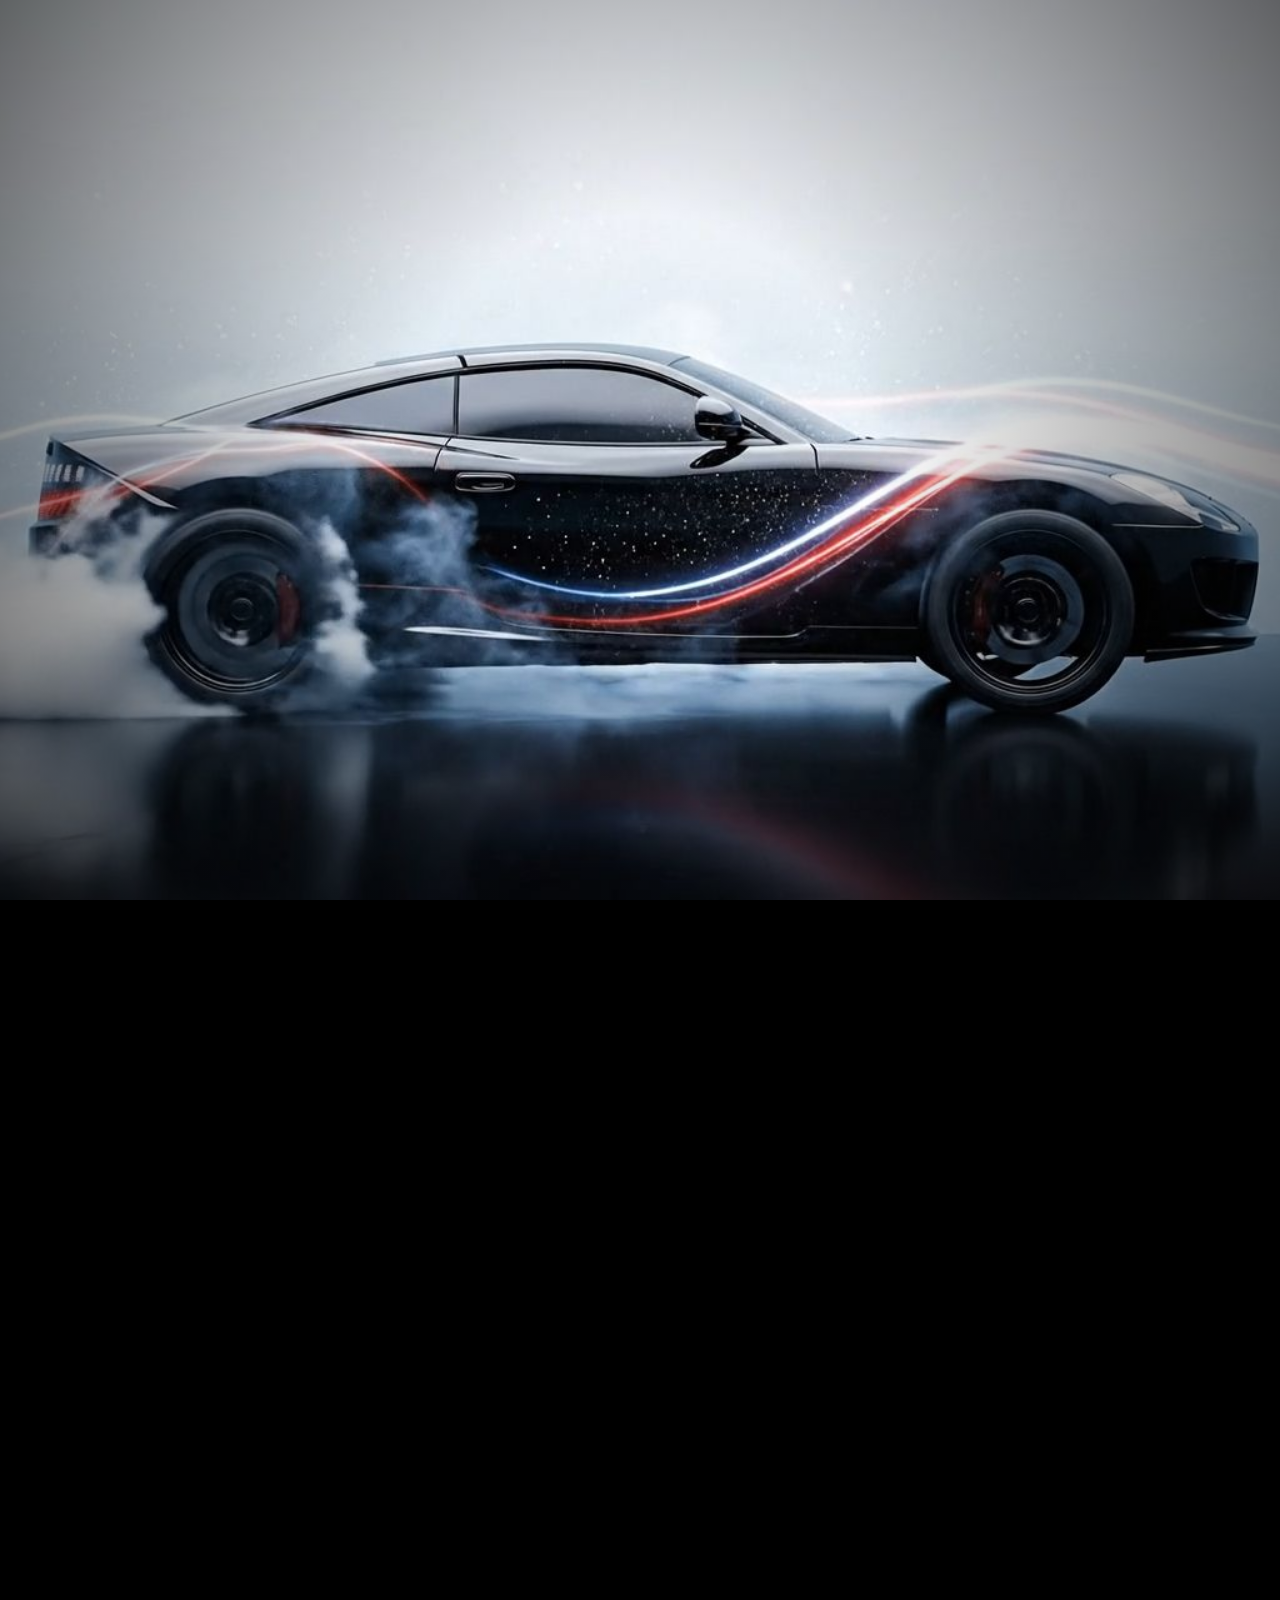
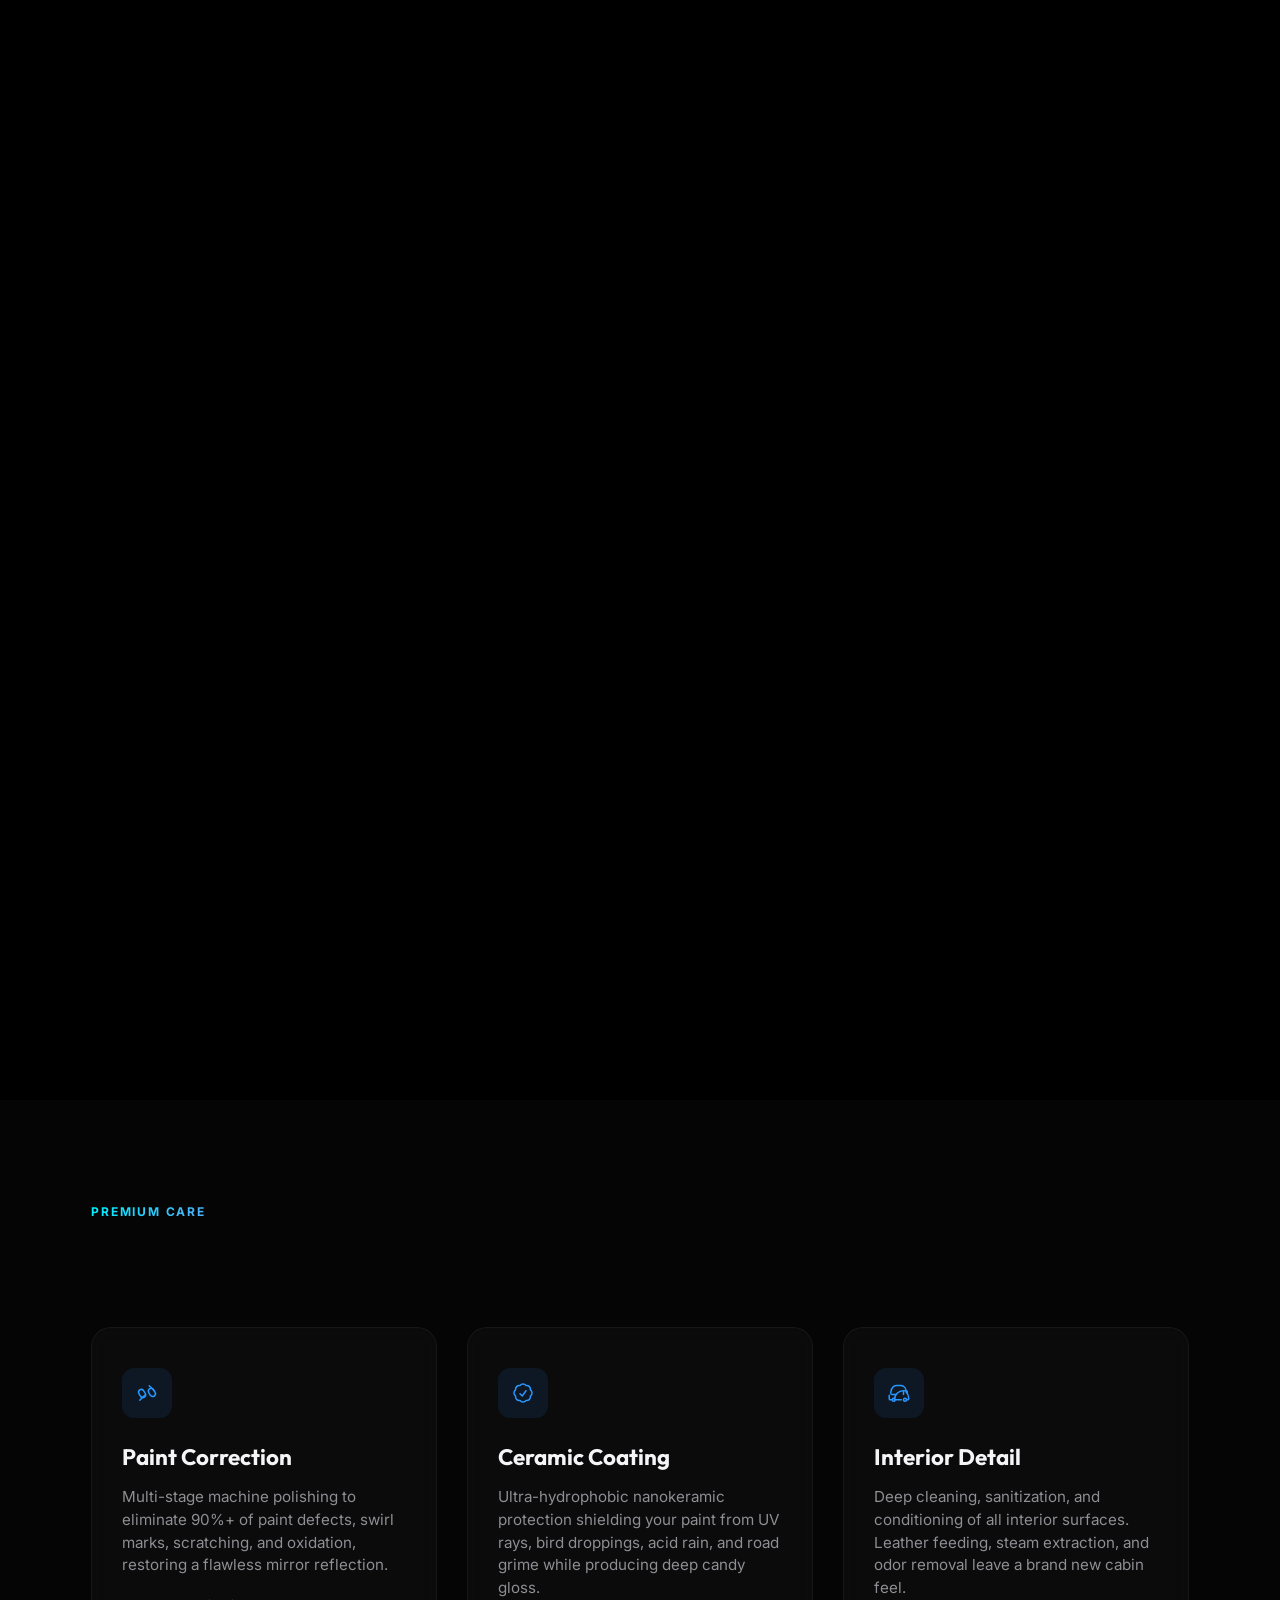
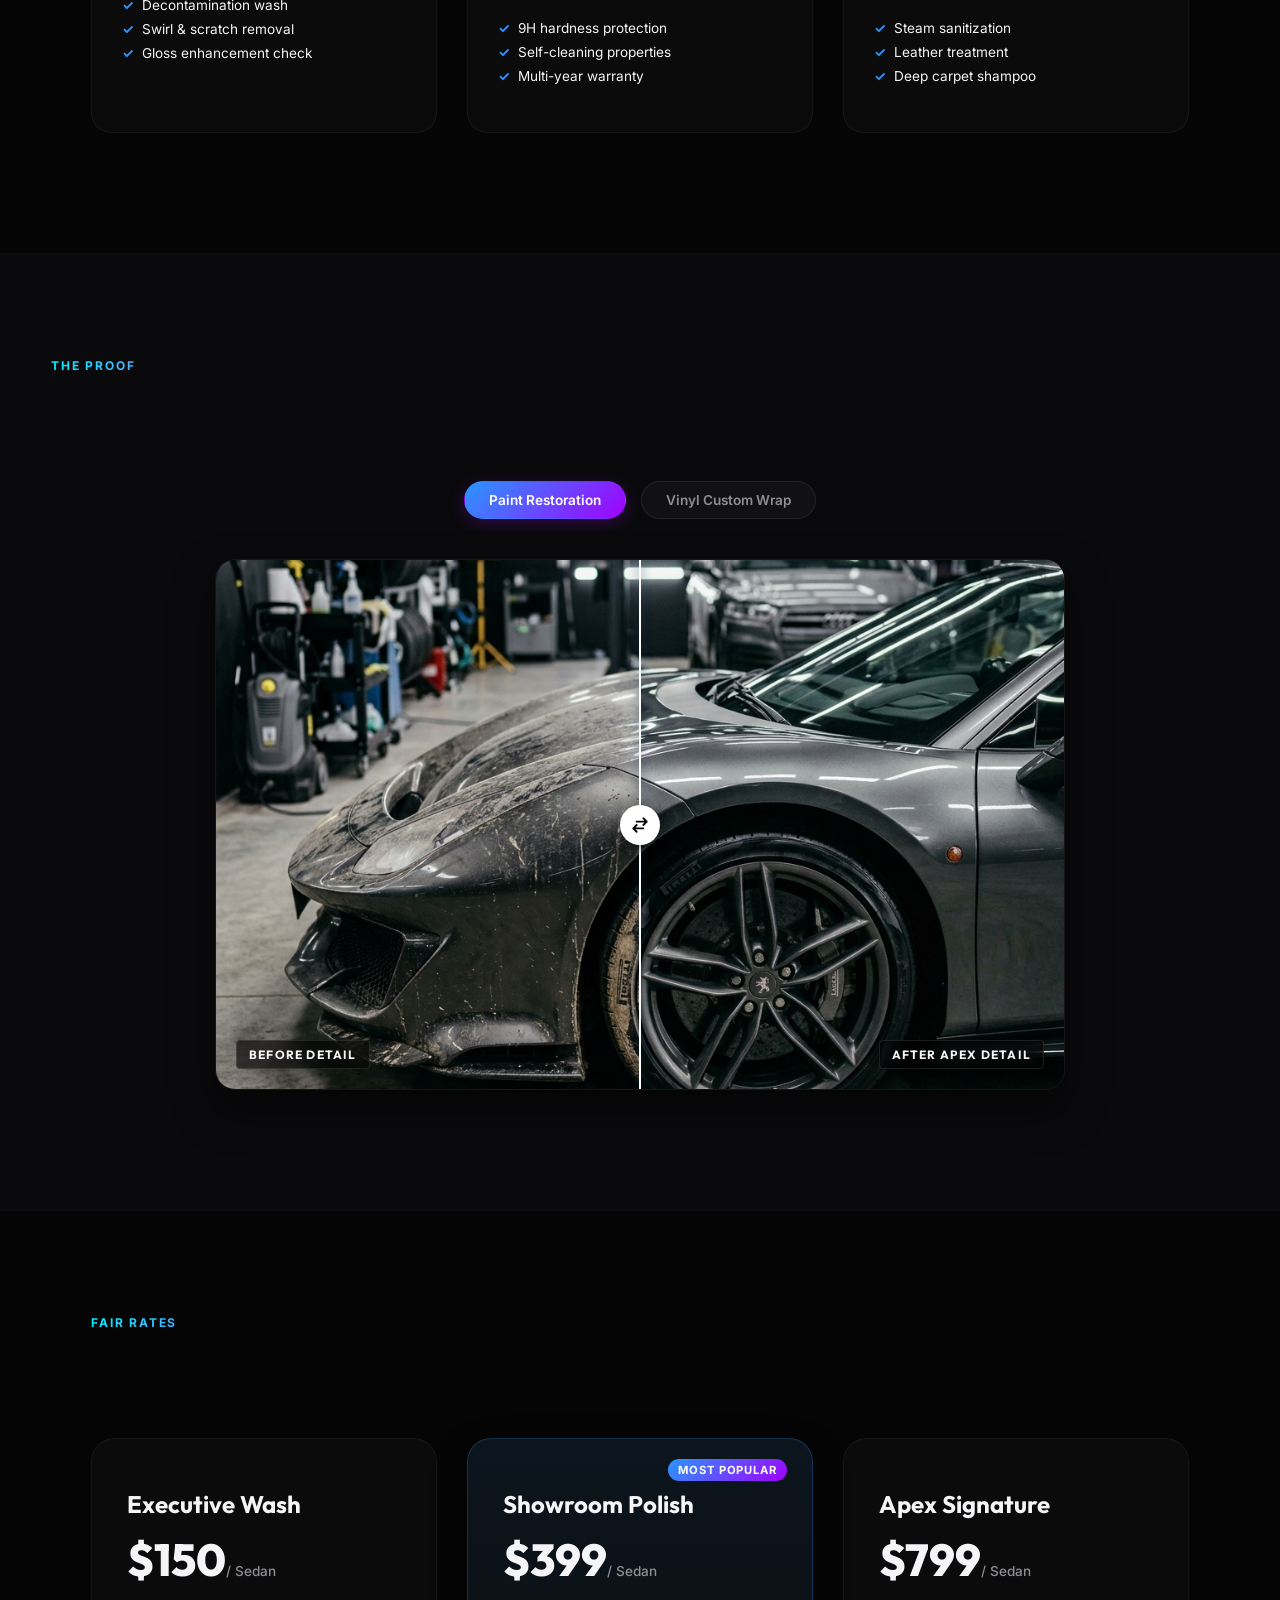
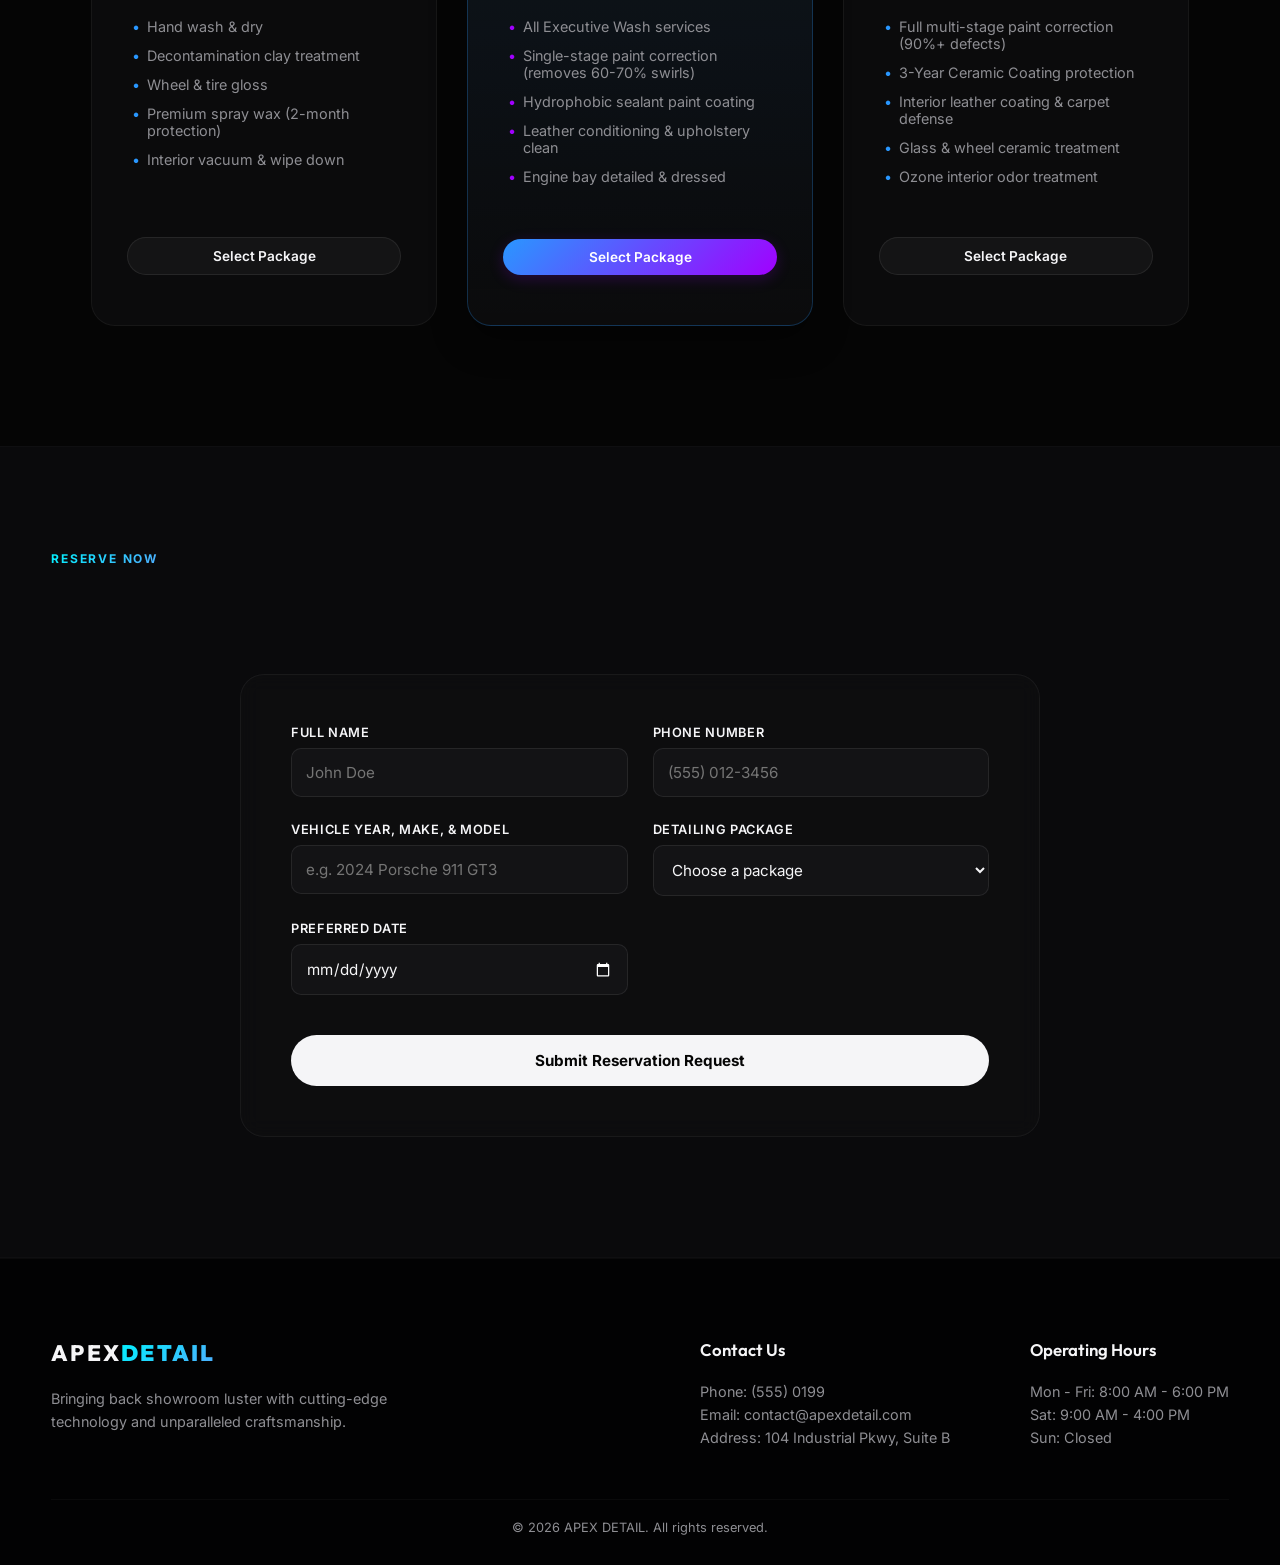
<file: index.html>
<!DOCTYPE html>
<html lang="en">
<head>
    <meta charset="UTF-8">
    <meta name="viewport" content="width=device-width, initial-scale=1.0">
    <title>APEX DETAIL | High-End Automotive Detailing</title>
    <!-- Google Fonts for typography -->
    <link rel="preconnect" href="https://fonts.googleapis.com">
    <link rel="preconnect" href="https://fonts.gstatic.com" crossorigin>
    <link href="https://fonts.googleapis.com/css2?family=Inter:wght@300;400;500;600;700&family=Outfit:wght@400;500;600;700;800;900&display=swap" rel="stylesheet">
    <link rel="stylesheet" href="styles.css?v=6">
</head>
<body>
    <!-- Preloader Overlay -->
    <div id="loader-overlay" class="loader-overlay">
        <div class="loader-bar-container">
            <div id="loader-bar-fill" class="loader-bar-fill"></div>
        </div>
    </div>

    <!-- Main Sticky Canvas Hero -->
    <div class="hero-scroll-container">
        <div class="canvas-container">
            <canvas id="animation-canvas"></canvas>
            <div class="canvas-gradient-overlay"></div>
        </div>
    </div>

    <!-- Hidden / Fade-in Sticky Header -->
    <header class="main-header" id="main-header">
        <div class="header-container">
            <a href="#" class="logo">APEX<span>DETAIL</span></a>
            <nav class="nav-links">
                <a href="#services">Services</a>
                <a href="#before-after">Showcase</a>
                <a href="#pricing">Pricing</a>
                <a href="#booking">Book Now</a>
            </nav>
            <div class="header-actions">
                <a href="tel:+15550199" class="phone-link">
                    <svg xmlns="http://www.w3.org/2000/svg" viewBox="0 0 24 24" fill="currentColor" width="16" height="16" style="vertical-align: middle; margin-right: 4px;"><path d="M6.62 10.79a15.15 15.15 0 006.59 6.59l2.2-2.2c.27-.27.67-.36 1.02-.24 1.12.37 2.33.57 3.57.57.55 0 1 .45 1 1V20c0 .55-.45 1-1 1-9.39 0-17-7.61-17-17 0-.55.45-1 1-1h3.5c.55 0 1 .45 1 1 0 1.25.2 2.45.57 3.57.11.35.03.74-.25 1.02l-2.2 2.2z"/></svg>
                    (555) 0199
                </a>
                <a href="#booking" class="btn btn-header">Reserve Spot</a>
            </div>
        </div>
    </header>

    <!-- Main Web Content revealed after the scroll animation -->
    <main class="site-content">
        <!-- Services Section -->
        <section id="services" class="content-section">
            <div class="section-container">
                <div class="badge-wrapper animate-on-scroll">
                    <span class="section-badge">Premium Care</span>
                </div>
                <h2 class="section-title text-reveal animate-on-scroll">Professional Detailing Services</h2>
                
                <div class="services-grid">
                    <!-- Service Card 1 -->
                    <div class="service-card animate-on-scroll">
                        <div class="service-icon">
                            <svg xmlns="http://www.w3.org/2000/svg" fill="none" viewBox="0 0 24 24" stroke="currentColor" stroke-width="1.5" width="24" height="24">
                                <path stroke-linecap="round" stroke-linejoin="round" d="M9.53 16.122l.188-.188a3 3 0 00.43-3.74L8.38 9.38a3 3 0 00-3.74-.43l-.188.188a3 3 0 00-.43 3.74l1.77 2.77a3 3 0 003.74.43zM14.47 7.878l-.188.188a3 3 0 00-.43 3.74l1.77 2.77a3 3 0 003.74.43l.188-.188a3 3 0 00.43-3.74l-1.77-2.77a3 3 0 00-3.74-.43z" />
                                <path stroke-linecap="round" stroke-linejoin="round" d="M14.25 4.75L19.25 9.75M4.75 19.25L9.75 14.25" />
                            </svg>
                        </div>
                        <h3>Paint Correction</h3>
                        <p>Multi-stage machine polishing to eliminate 90%+ of paint defects, swirl marks, scratching, and oxidation, restoring a flawless mirror reflection.</p>
                        <ul class="service-list">
                            <li>Decontamination wash</li>
                            <li>Swirl & scratch removal</li>
                            <li>Gloss enhancement check</li>
                        </ul>
                    </div>

                    <!-- Service Card 2 -->
                    <div class="service-card animate-on-scroll">
                        <div class="service-icon">
                            <svg xmlns="http://www.w3.org/2000/svg" fill="none" viewBox="0 0 24 24" stroke="currentColor" stroke-width="1.5" width="24" height="24">
                                <path stroke-linecap="round" stroke-linejoin="round" d="M9 12.75L11.25 15 15 9.75M21 12c0 1.268-.63 2.39-1.593 3.068a3.745 3.745 0 01-1.043 3.296 3.745 3.745 0 01-3.296 1.043A3.745 3.745 0 0112 21c-1.268 0-2.39-.63-3.068-1.593a3.746 3.746 0 01-3.296-1.043 3.746 3.746 0 01-1.043-3.296A3.745 3.745 0 013 12c0-1.268.63-2.39 1.593-3.068a3.745 3.745 0 011.043-3.296 3.746 3.746 0 013.296-1.043A3.746 3.746 0 0112 3c1.268 0 2.39.63 3.068 1.593a3.746 3.746 0 013.296 1.043 3.746 3.746 0 011.043 3.296A3.745 3.745 0 0121 12z" />
                            </svg>
                        </div>
                        <h3>Ceramic Coating</h3>
                        <p>Ultra-hydrophobic nanokeramic protection shielding your paint from UV rays, bird droppings, acid rain, and road grime while producing deep candy gloss.</p>
                        <ul class="service-list">
                            <li>9H hardness protection</li>
                            <li>Self-cleaning properties</li>
                            <li>Multi-year warranty</li>
                        </ul>
                    </div>

                    <!-- Service Card 3 -->
                    <div class="service-card animate-on-scroll">
                        <div class="service-icon">
                            <svg xmlns="http://www.w3.org/2000/svg" fill="none" viewBox="0 0 24 24" stroke="currentColor" stroke-width="1.5" width="24" height="24">
                                <path stroke-linecap="round" stroke-linejoin="round" d="M8.25 18.75a1.5 1.5 0 01-3 0m3 0a1.5 1.5 0 00-3 0m3 0h6m-9 0H3.375a1.125 1.125 0 01-1.125-1.125V14.25m17.25 4.5a1.5 1.5 0 01-3 0m3 0a1.5 1.5 0 00-3 0m3 0h1.125c.621 0 1.129-.504 1.09-1.124l-.077-1.248a8.978 8.978 0 00-2.528-5.468A5.962 5.962 0 0014.25 4.5h-4.5a5.962 5.962 0 00-3.375 1.037 8.978 8.978 0 00-2.528 5.468l-.077 1.248a1.128 1.128 0 001.09 1.124H9m11.25-1.5v-1.125c0-.621-.504-1.125-1.125-1.125H16.5a9 9 0 00-9 9M16.5 13.5v-2.25" />
                            </svg>
                        </div>
                        <h3>Interior Detail</h3>
                        <p>Deep cleaning, sanitization, and conditioning of all interior surfaces. Leather feeding, steam extraction, and odor removal leave a brand new cabin feel.</p>
                        <ul class="service-list">
                            <li>Steam sanitization</li>
                            <li>Leather treatment</li>
                            <li>Deep carpet shampoo</li>
                        </ul>
                    </div>
                </div>
            </div>
        </section>

        <!-- Before & After Comparison Showcase -->
        <section id="before-after" class="content-section section-alt">
            <div class="section-container">
                <div class="badge-wrapper animate-on-scroll">
                    <span class="section-badge">The Proof</span>
                </div>
                <h2 class="section-title text-reveal animate-on-scroll">Before & After Showcase</h2>
                
                <!-- Toggle Tabs -->
                <div class="showcase-tabs animate-on-scroll">
                    <button class="tab-btn active" data-target="paint">Paint Restoration</button>
                    <button class="tab-btn" data-target="wrap">Vinyl Custom Wrap</button>
                </div>
                
                <div class="slider-wrapper animate-on-scroll">
                    <div class="before-after-container" id="before-after-container">
                        <!-- Before Image Container -->
                        <div class="img-container before-image">
                            <img src="car_before.jpg" alt="Car before detailing" id="slider-before-img">
                            <div class="image-label label-before" id="slider-before-label">BEFORE DETAIL</div>
                        </div>
                        <!-- After Image Container (Clipped dynamically by JS) -->
                        <div class="img-container after-image" id="after-image-container">
                            <img src="car_after.jpg" alt="Car after detailing" id="slider-after-img">
                            <div class="image-label label-after" id="slider-after-label">AFTER APEX DETAIL</div>
                        </div>
                        <!-- Interactive Handle Line -->
                        <div class="slider-handle" id="slider-handle">
                            <div class="slider-line"></div>
                            <div class="slider-button">
                                <svg xmlns="http://www.w3.org/2000/svg" fill="none" viewBox="0 0 24 24" stroke="currentColor" stroke-width="2.5" width="18" height="18">
                                    <path stroke-linecap="round" stroke-linejoin="round" d="M7.5 21L3 16.5m0 0L7.5 12M3 16.5h13.5m0-13.5L21 7.5m0 0L16.5 12M21 7.5H7.5" />
                                </svg>
                            </div>
                        </div>
                    </div>
                </div>
            </div>
        </section>

        <!-- Pricing Packages Section -->
        <section id="pricing" class="content-section">
            <div class="section-container">
                <div class="badge-wrapper animate-on-scroll">
                    <span class="section-badge">Fair Rates</span>
                </div>
                <h2 class="section-title text-reveal animate-on-scroll">Detailing Packages & Pricing</h2>

                <div class="pricing-grid">
                    <!-- Card 1 -->
                    <div class="pricing-card animate-on-scroll">
                        <div class="pricing-header">
                            <h3>Executive Wash</h3>
                            <div class="price">$150<span>/ Sedan</span></div>
                        </div>
                        <ul class="pricing-features">
                            <li>Hand wash & dry</li>
                            <li>Decontamination clay treatment</li>
                            <li>Wheel & tire gloss</li>
                            <li>Premium spray wax (2-month protection)</li>
                            <li>Interior vacuum & wipe down</li>
                        </ul>
                        <a href="#booking" class="btn btn-pricing-secondary">Select Package</a>
                    </div>

                    <!-- Card 2 (Featured) -->
                    <div class="pricing-card featured animate-on-scroll">
                        <div class="pricing-badge">Most Popular</div>
                        <div class="pricing-header">
                            <h3>Showroom Polish</h3>
                            <div class="price">$399<span>/ Sedan</span></div>
                        </div>
                        <ul class="pricing-features">
                            <li>All Executive Wash services</li>
                            <li>Single-stage paint correction (removes 60-70% swirls)</li>
                            <li>Hydrophobic sealant paint coating</li>
                            <li>Leather conditioning & upholstery clean</li>
                            <li>Engine bay detailed & dressed</li>
                        </ul>
                        <a href="#booking" class="btn btn-pricing-primary">Select Package</a>
                    </div>

                    <!-- Card 3 -->
                    <div class="pricing-card animate-on-scroll">
                        <div class="pricing-header">
                            <h3>Apex Signature</h3>
                            <div class="price">$799<span>/ Sedan</span></div>
                        </div>
                        <ul class="pricing-features">
                            <li>Full multi-stage paint correction (90%+ defects)</li>
                            <li>3-Year Ceramic Coating protection</li>
                            <li>Interior leather coating & carpet defense</li>
                            <li>Glass & wheel ceramic treatment</li>
                            <li>Ozone interior odor treatment</li>
                        </ul>
                        <a href="#booking" class="btn btn-pricing-secondary">Select Package</a>
                    </div>
                </div>
            </div>
        </section>

        <!-- Booking Section -->
        <section id="booking" class="content-section section-alt">
            <div class="section-container">
                <div class="badge-wrapper animate-on-scroll">
                    <span class="section-badge">Reserve Now</span>
                </div>
                <h2 class="section-title text-reveal animate-on-scroll">Schedule Your Session</h2>
                
                <div class="booking-wrapper animate-on-scroll">
                    <form class="booking-form" id="booking-form" onsubmit="event.preventDefault(); alert('Booking Request Received! We will call you shortly to confirm your date.');">
                        <div class="form-row">
                            <div class="form-group">
                                <label for="client-name">Full Name</label>
                                <input type="text" id="client-name" required placeholder="John Doe">
                            </div>
                            <div class="form-group">
                                <label for="client-phone">Phone Number</label>
                                <input type="tel" id="client-phone" required placeholder="(555) 012-3456">
                            </div>
                        </div>
                        <div class="form-row">
                            <div class="form-group">
                                <label for="car-info">Vehicle Year, Make, & Model</label>
                                <input type="text" id="car-info" required placeholder="e.g. 2024 Porsche 911 GT3">
                            </div>
                            <div class="form-group">
                                <label for="package-select">Detailing Package</label>
                                <select id="package-select" required>
                                    <option value="" disabled selected>Choose a package</option>
                                    <option value="wash">Executive Wash - $150</option>
                                    <option value="polish">Showroom Polish - $399</option>
                                    <option value="signature">Apex Signature - $799</option>
                                </select>
                            </div>
                        </div>
                        <div class="form-row">
                            <div class="form-group">
                                <label for="booking-date">Preferred Date</label>
                                <input type="date" id="booking-date" required>
                            </div>
                        </div>
                        <button type="submit" class="btn btn-submit">Submit Reservation Request</button>
                    </form>
                </div>
            </div>
        </section>
    </main>

    <!-- Footer -->
    <footer class="main-footer">
        <div class="footer-container">
            <div class="footer-left">
                <div class="logo">APEX<span>DETAIL</span></div>
                <p>Bringing back showroom luster with cutting-edge technology and unparalleled craftsmanship.</p>
            </div>
            <div class="footer-right">
                <div class="footer-contact">
                    <h4>Contact Us</h4>
                    <p>Phone: (555) 0199</p>
                    <p>Email: contact@apexdetail.com</p>
                    <p>Address: 104 Industrial Pkwy, Suite B</p>
                </div>
                <div class="footer-hours">
                    <h4>Operating Hours</h4>
                    <p>Mon - Fri: 8:00 AM - 6:00 PM</p>
                    <p>Sat: 9:00 AM - 4:00 PM</p>
                    <p>Sun: Closed</p>
                </div>
            </div>
        </div>
        <div class="footer-bottom">
            <p>&copy; 2026 APEX DETAIL. All rights reserved.</p>
        </div>
    </footer>

    <script src="app.js?v=6"></script>
</body>
</html>
</file>
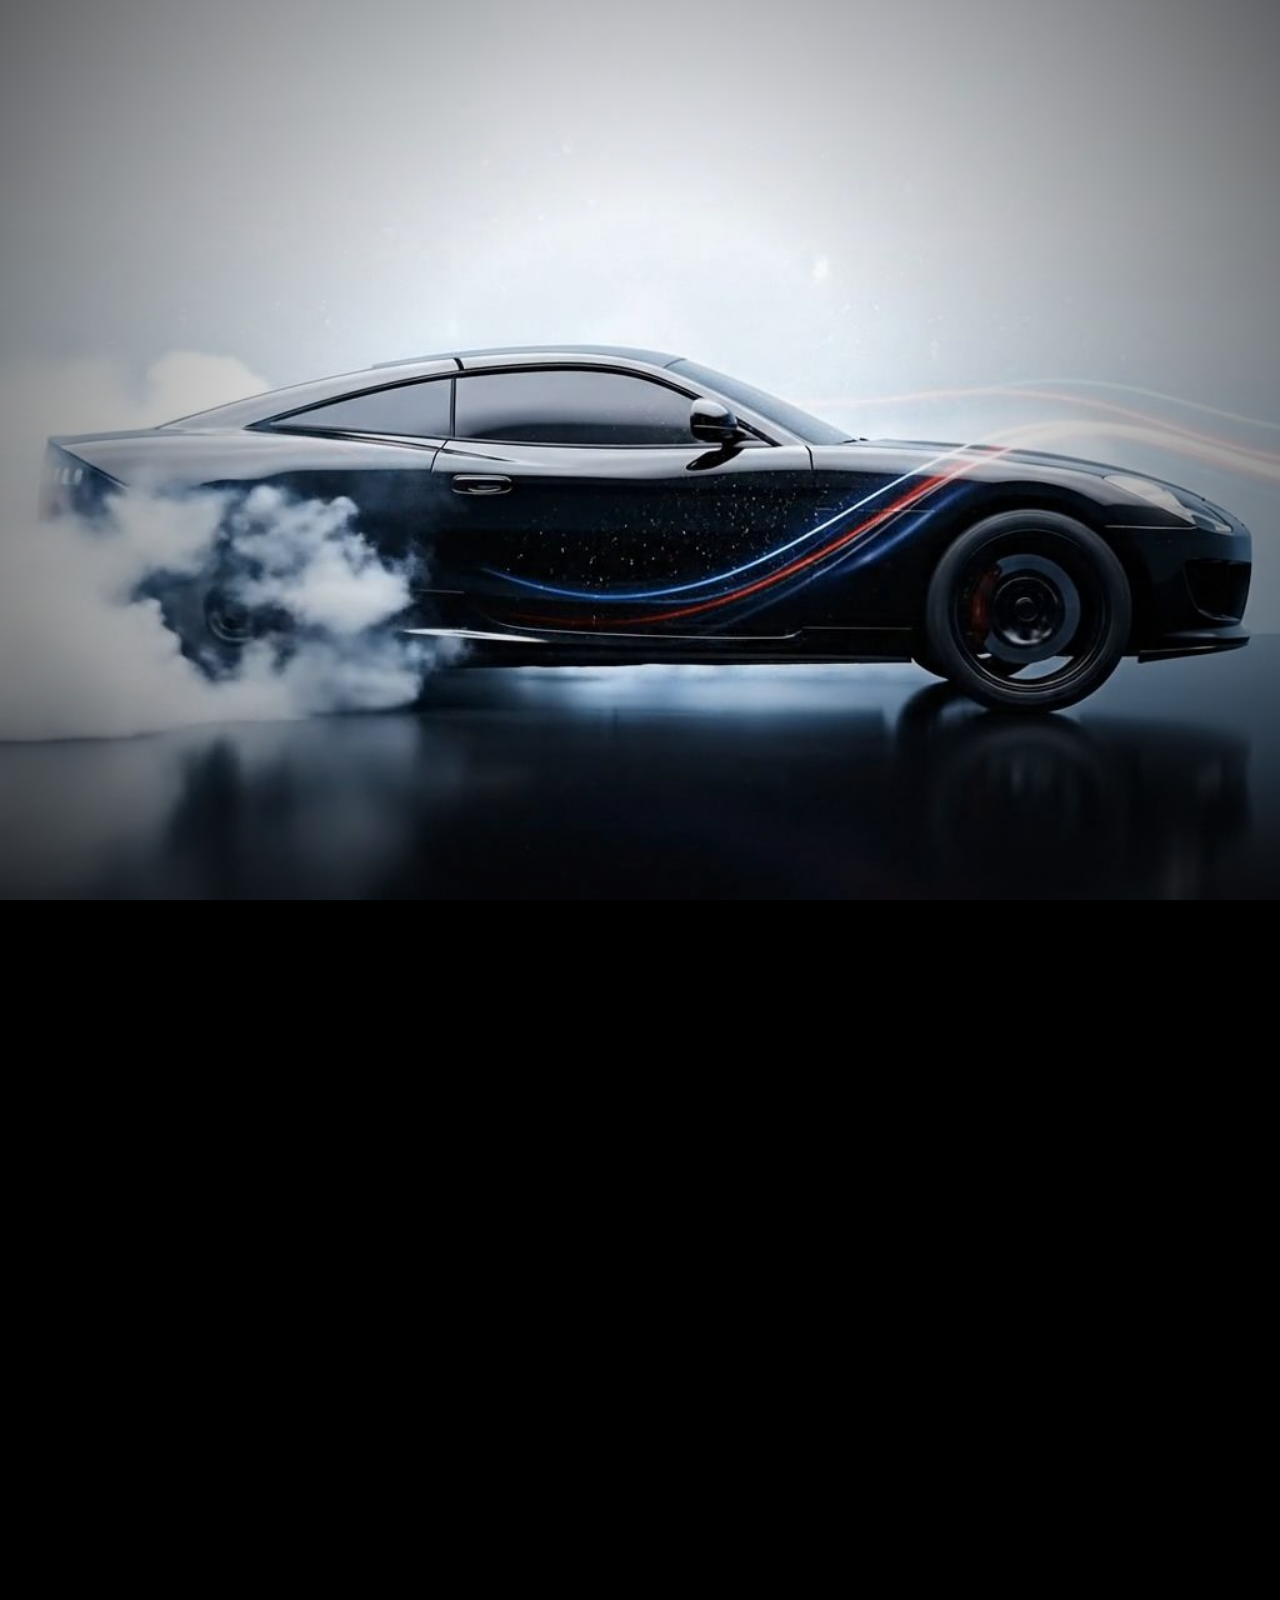
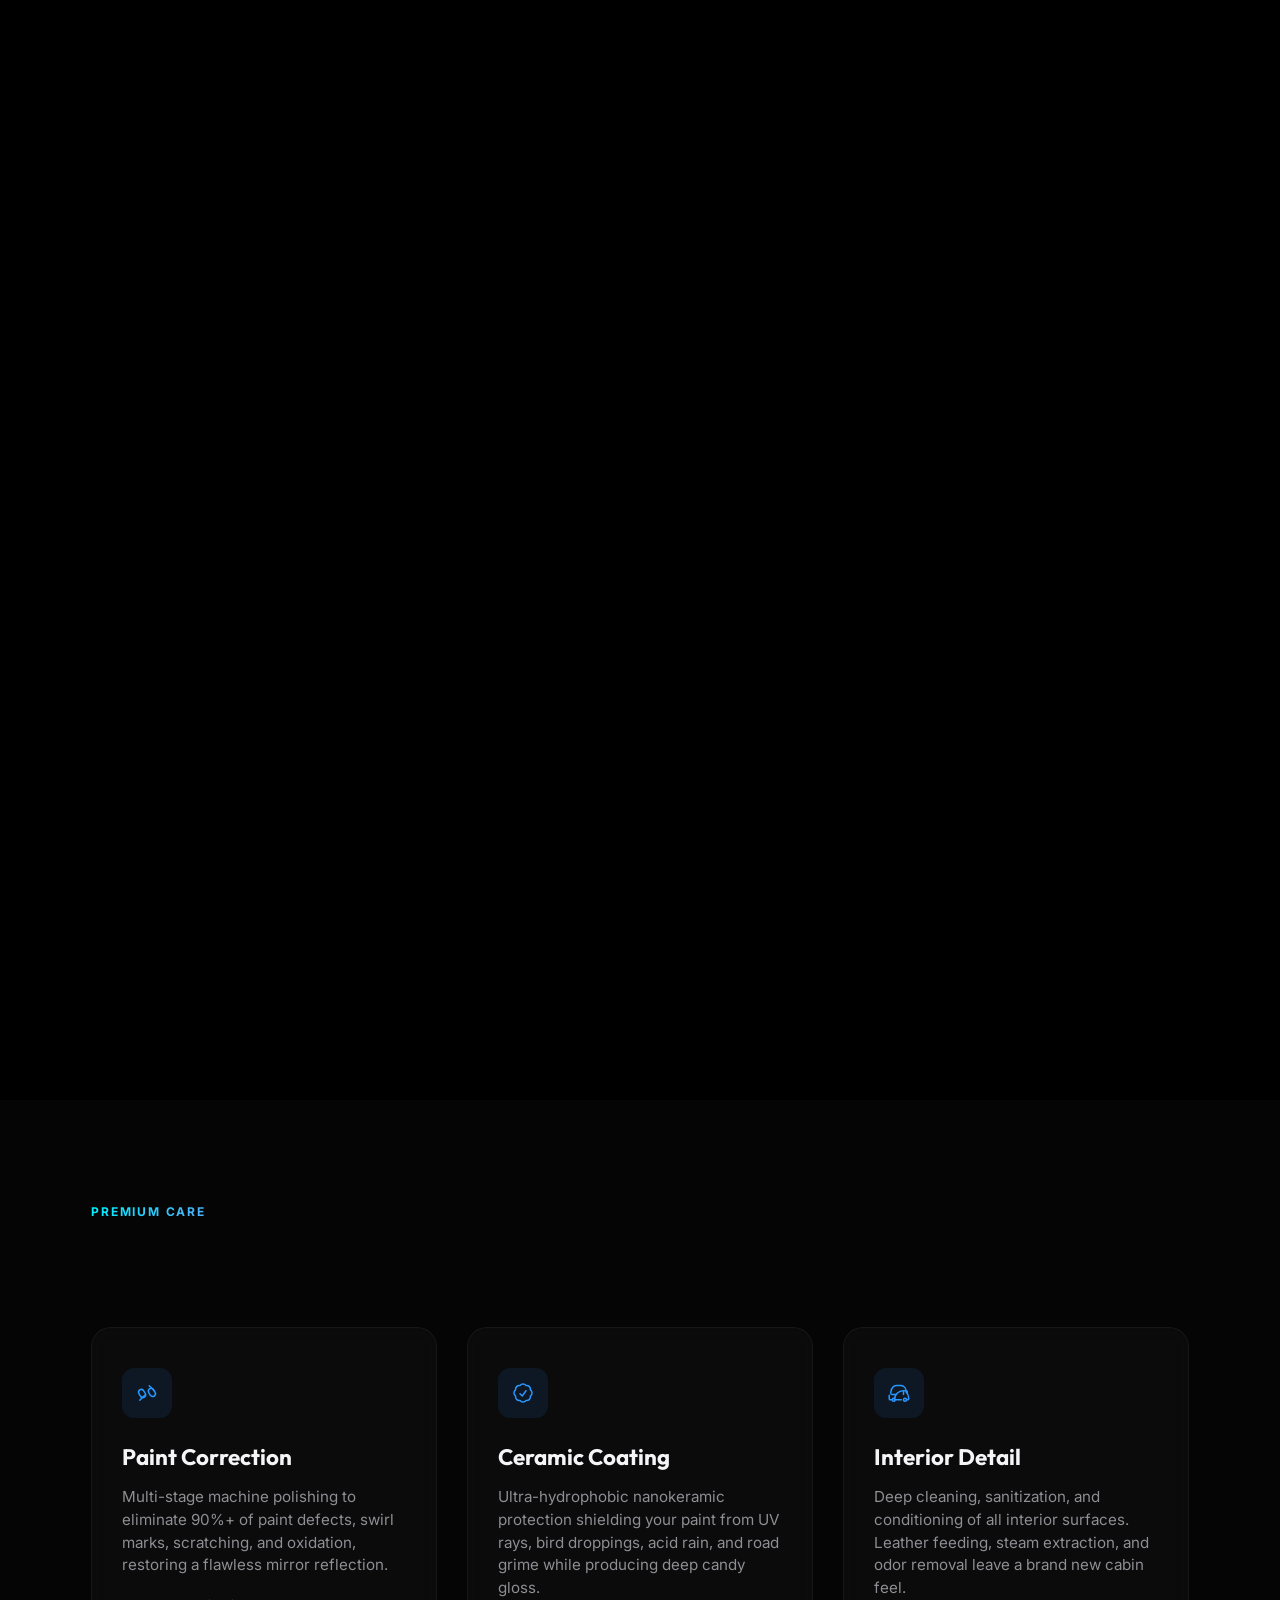
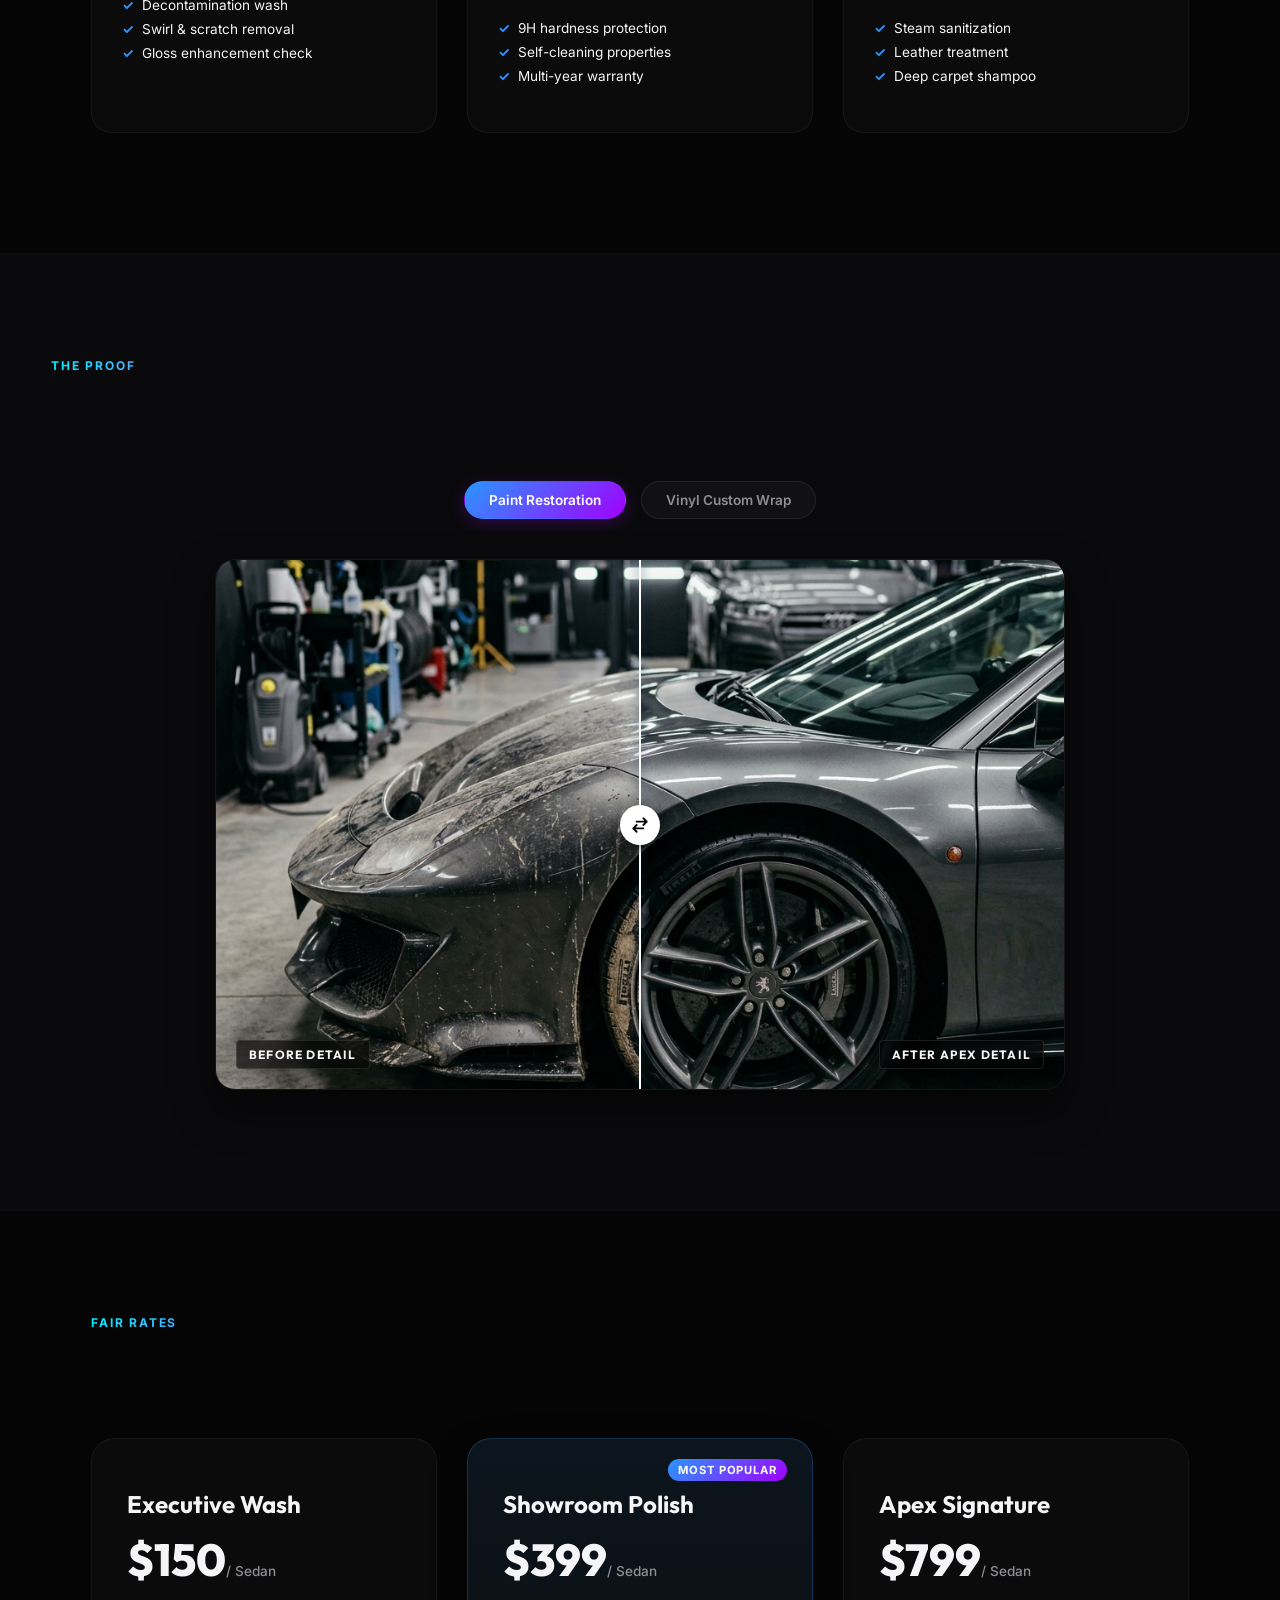
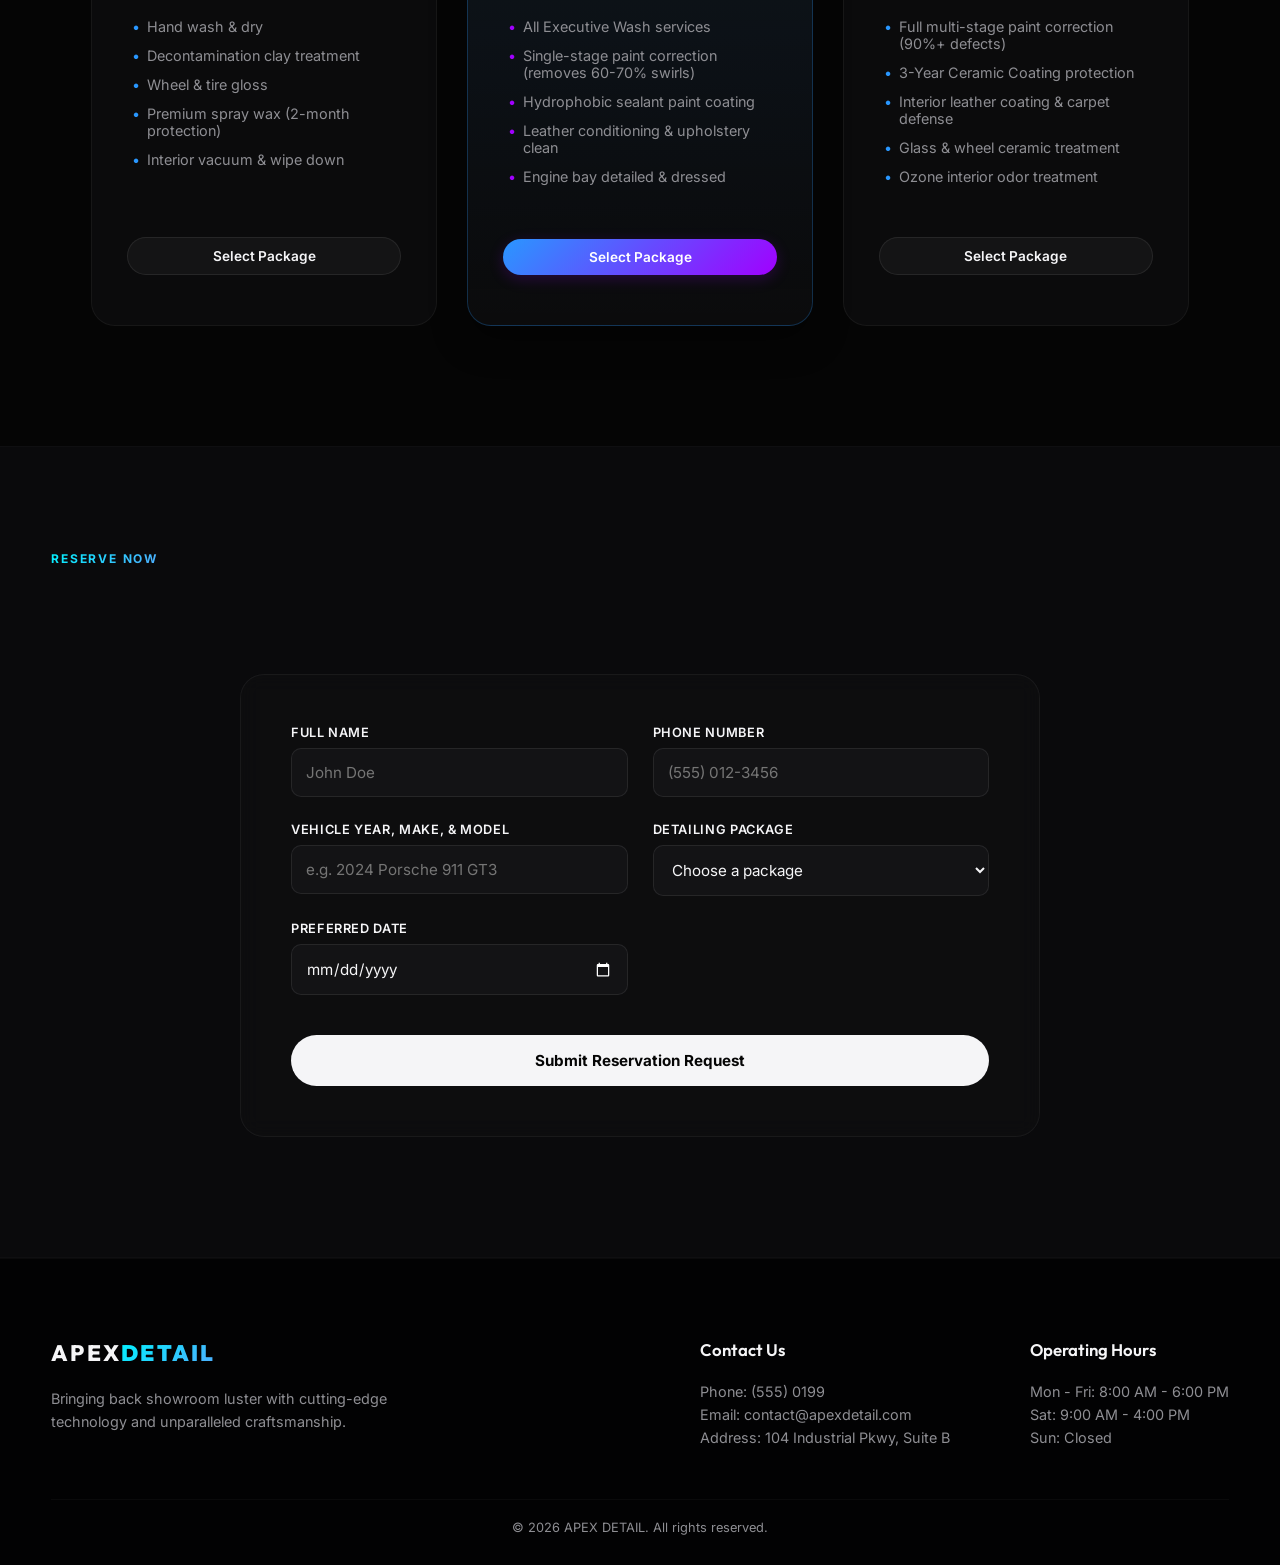
<file: index_single.html>
<!DOCTYPE html>
<html lang="en">
<head>
    <meta charset="UTF-8">
    <meta name="viewport" content="width=device-width, initial-scale=1.0">
    <title>APEX DETAIL | High-End Automotive Detailing</title>
    <!-- Google Fonts for typography -->
    <link rel="preconnect" href="https://fonts.googleapis.com">
    <link rel="preconnect" href="https://fonts.gstatic.com" crossorigin>
    <link href="https://fonts.googleapis.com/css2?family=Inter:wght@300;400;500;600;700&family=Outfit:wght@400;500;600;700;800;900&display=swap" rel="stylesheet">
    <style>
        /* Modern Dark Premium Detailing Stylesheet */

        /* --- CSS Variables & Design System --- */
        :root {
            --bg-color: #050505;
            --bg-alt: #0a0a0c;
            --card-bg: rgba(15, 15, 18, 0.6);
            --card-border: rgba(255, 255, 255, 0.05);
            --text-primary: #f5f5f7;
            --text-secondary: #8e8e93;
            --accent-color: #2997ff;
            --accent-glow: rgba(41, 151, 255, 0.25);
            --accent-gradient: linear-gradient(135deg, #00f2fe 0%, #4facfe 100%);
            --accent-purple: #a100ff;
            --accent-purple-gradient: linear-gradient(135deg, #2997ff 0%, #a100ff 100%);
            --font-sans: 'Inter', -apple-system, BlinkMacSystemFont, "Segoe UI", Roboto, sans-serif;
            --font-heading: 'Outfit', sans-serif;
            --transition-smooth: all 0.6s cubic-bezier(0.16, 1, 0.3, 1);
            --transition-snappy: all 0.2s ease;
        }

        /* --- Base Reset & Clean Layout --- */
        * {
            margin: 0;
            padding: 0;
            box-sizing: border-box;
        }

        html {
            scroll-behavior: smooth;
            background-color: var(--bg-color);
            /* Hide scrollbars to comply with "no bars" while allowing scrolling */
            -ms-overflow-style: none;  /* IE and Edge */
            scrollbar-width: none;  /* Firefox */
        }

        html::-webkit-scrollbar {
            display: none; /* Chrome, Safari, Opera */
        }

        body {
            width: 100%;
            min-height: 100vh;
            color: var(--text-primary);
            font-family: var(--font-sans);
            overflow-x: hidden;
        }

        /* --- Minimalist Loading Screen --- */
        .loader-overlay {
            position: fixed;
            top: 0;
            left: 0;
            width: 100vw;
            height: 100vh;
            background-color: #020202;
            z-index: 9999;
            display: flex;
            justify-content: center;
            align-items: center;
            transition: opacity 0.8s cubic-bezier(0.16, 1, 0.3, 1), visibility 0.8s;
        }

        .loader-overlay.fade-out {
            opacity: 0;
            visibility: hidden;
        }

        .loader-bar-container {
            width: 240px;
            height: 4px;
            background-color: rgba(255, 255, 255, 0.08);
            border-radius: 2px;
            overflow: hidden;
            position: relative;
        }

        .loader-bar-fill {
            width: 0%;
            height: 100%;
            background: var(--accent-purple-gradient);
            box-shadow: 0 0 12px var(--accent-glow);
            border-radius: 2px;
            transition: width 0.1s ease-out;
        }

        /* --- Sticky Canvas Hero --- */
        .hero-scroll-container {
            position: relative;
            width: 100%;
            height: 300vh; /* Controlled scrolling length for canvas animation */
            background-color: #000;
        }

        .canvas-container {
            position: sticky;
            top: 0;
            width: 100%;
            height: 100vh;
            z-index: 1;
            overflow: hidden;
            background-color: #000;
        }

        #animation-canvas {
            display: block;
            width: 100%;
            height: 100%;
        }

        .canvas-gradient-overlay {
            position: absolute;
            top: 0;
            left: 0;
            width: 100%;
            height: 100%;
            background: radial-gradient(circle at center, transparent 30%, rgba(0, 0, 0, 0.6) 100%);
            pointer-events: none;
        }

        /* --- Sticky Header / Top Bar --- */
        .main-header {
            position: fixed;
            top: 0;
            left: 0;
            width: 100%;
            height: 75px;
            z-index: 100;
            background: rgba(5, 5, 7, 0.7);
            backdrop-filter: blur(20px);
            -webkit-backdrop-filter: blur(20px);
            border-bottom: 1px solid rgba(255, 255, 255, 0.05);
            
            /* Animation state: initially hidden */
            transform: translateY(-100%);
            opacity: 0;
            pointer-events: none;
            transition: transform 0.6s cubic-bezier(0.16, 1, 0.3, 1), opacity 0.6s ease;
        }

        .main-header.visible {
            transform: translateY(0);
            opacity: 1;
            pointer-events: auto;
        }

        .header-container {
            max-width: 1200px;
            height: 100%;
            margin: 0 auto;
            padding: 0 4%;
            display: flex;
            justify-content: space-between;
            align-items: center;
        }

        .logo {
            font-family: var(--font-heading);
            font-weight: 800;
            font-size: 1.4rem;
            letter-spacing: 0.1em;
            color: var(--text-primary);
            text-decoration: none;
            text-transform: uppercase;
        }

        .logo span {
            background: var(--accent-gradient);
            -webkit-background-clip: text;
            -webkit-text-fill-color: transparent;
            font-weight: 900;
        }

        .nav-links {
            display: flex;
            gap: 30px;
        }

        .nav-links a {
            color: var(--text-secondary);
            text-decoration: none;
            font-size: 0.9rem;
            font-weight: 500;
            transition: var(--transition-snappy);
            position: relative;
            padding: 6px 0;
        }

        .nav-links a:hover {
            color: var(--text-primary);
        }

        .nav-links a::after {
            content: '';
            position: absolute;
            bottom: 0;
            left: 0;
            width: 0;
            height: 2px;
            background: var(--accent-gradient);
            transition: var(--transition-snappy);
        }

        .nav-links a:hover::after {
            width: 100%;
        }

        .header-actions {
            display: flex;
            align-items: center;
            gap: 20px;
        }

        .phone-link {
            color: var(--text-primary);
            text-decoration: none;
            font-size: 0.9rem;
            font-weight: 600;
            transition: var(--transition-snappy);
        }

        .phone-link:hover {
            color: var(--accent-color);
        }

        /* --- Common Components (Buttons, Badges) --- */
        .btn {
            display: inline-block;
            padding: 10px 24px;
            font-family: var(--font-sans);
            font-weight: 600;
            font-size: 0.85rem;
            border-radius: 30px;
            border: none;
            cursor: pointer;
            text-decoration: none;
            text-align: center;
            transition: var(--transition-smooth);
        }

        .btn-header {
            background: var(--text-primary);
            color: var(--bg-color);
        }

        .btn-header:hover {
            background: #ffffff;
            transform: translateY(-2px);
            box-shadow: 0 4px 15px rgba(255, 255, 255, 0.1);
        }

        .section-badge {
            display: inline-block;
            font-size: 0.75rem;
            font-weight: 700;
            text-transform: uppercase;
            letter-spacing: 0.15em;
            background: var(--accent-gradient);
            -webkit-background-clip: text;
            -webkit-text-fill-color: transparent;
            margin-bottom: 12px;
        }

        .section-title {
            font-family: var(--font-heading);
            font-weight: 800;
            font-size: 2.5rem;
            letter-spacing: -0.02em;
            line-height: 1.15;
            margin-bottom: 50px;
            text-align: center;
            background: linear-gradient(180deg, #ffffff 0%, #a2a2a6 100%);
            -webkit-background-clip: text;
            -webkit-text-fill-color: transparent;
        }

        /* --- Text Reveal Mask Animations --- */
        .word-wrapper {
            display: inline-block;
            overflow: hidden;
            vertical-align: bottom;
            padding-bottom: 6px; /* Prevents text descender cut-off (e.g. y, g, p) */
            margin-bottom: -6px;
        }

        .word-inner {
            display: inline-block;
            transform: translateY(105%);
            transition: transform 0.9s cubic-bezier(0.16, 1, 0.3, 1);
            color: #ffffff; /* Solid fallback color to prevent WebKit clipping bugs on mobile */
        }

        .text-reveal.active .word-inner {
            transform: translateY(0);
        }

        /* --- Site Content Structure --- */
        .site-content {
            position: relative;
            z-index: 2;
            background: var(--bg-color);
            width: 100%;
        }

        .content-section {
            padding: 100px 4% 120px 4%;
            max-width: 1200px;
            margin: 0 auto;
            width: 100%;
        }

        .section-alt {
            max-width: 100%;
            background-color: var(--bg-alt);
            border-top: 1px solid rgba(255, 255, 255, 0.02);
            border-bottom: 1px solid rgba(255, 255, 255, 0.02);
        }

        .section-alt .section-container {
            max-width: 1200px;
            margin: 0 auto;
        }

        /* --- Services Section --- */
        .services-grid {
            display: grid;
            grid-template-columns: repeat(3, 1fr);
            gap: 30px;
            margin-top: 20px;
        }

        .service-card {
            background: var(--card-bg);
            border: 1px solid var(--card-border);
            border-radius: 20px;
            padding: 40px 30px;
            backdrop-filter: blur(10px);
            -webkit-backdrop-filter: blur(10px);
            transition: var(--transition-smooth);
        }

        .service-card:hover {
            transform: translateY(-8px);
            border-color: rgba(41, 151, 255, 0.25);
            box-shadow: 0 15px 35px rgba(0, 0, 0, 0.4), 
                        0 0 20px rgba(41, 151, 255, 0.05);
        }

        .service-icon {
            width: 50px;
            height: 50px;
            border-radius: 12px;
            background: rgba(41, 151, 255, 0.1);
            display: flex;
            justify-content: center;
            align-items: center;
            color: var(--accent-color);
            margin-bottom: 25px;
        }

        .service-card h3 {
            font-family: var(--font-heading);
            font-size: 1.4rem;
            font-weight: 700;
            margin-bottom: 15px;
            color: var(--text-primary);
        }

        .service-card p {
            font-size: 0.95rem;
            line-height: 1.5;
            color: var(--text-secondary);
            margin-bottom: 20px;
        }

        .service-list {
            list-style: none;
        }

        .service-list li {
            font-size: 0.85rem;
            color: var(--text-primary);
            margin-bottom: 8px;
            display: flex;
            align-items: center;
            gap: 8px;
        }

        .service-list li::before {
            content: '✓';
            color: var(--accent-color);
            font-weight: bold;
        }

        /* Showcase Toggle Tabs */
        .showcase-tabs {
            display: flex;
            justify-content: center;
            gap: 15px;
            margin-bottom: 40px;
        }

        .tab-btn {
            padding: 10px 24px;
            font-family: var(--font-sans);
            font-weight: 600;
            font-size: 0.85rem;
            color: var(--text-secondary);
            background: rgba(255, 255, 255, 0.03);
            border: 1px solid rgba(255, 255, 255, 0.08);
            border-radius: 30px;
            cursor: pointer;
            transition: var(--transition-smooth);
        }

        .tab-btn:hover {
            color: var(--text-primary);
            border-color: rgba(255, 255, 255, 0.15);
            transform: translateY(-1px);
        }

        .tab-btn.active {
            color: #ffffff;
            background: var(--accent-purple-gradient);
            border-color: transparent;
            box-shadow: 0 4px 15px rgba(161, 0, 255, 0.25);
        }

        /* --- Interactive Before & After Section --- */
        .slider-wrapper {
            max-width: 850px;
            margin: 0 auto;
        }

        .before-after-container {
            position: relative;
            width: 100%;
            aspect-ratio: 16 / 10;
            overflow: hidden;
            border-radius: 20px;
            border: 1px solid var(--card-border);
            box-shadow: 0 20px 40px rgba(0, 0, 0, 0.5);
            cursor: ew-resize;
            user-select: none;
            transition: opacity 0.22s ease;
        }

        .img-container {
            position: absolute;
            top: 0;
            left: 0;
            width: 100%;
            height: 100%;
        }

        .img-container img {
            width: 100%;
            height: 100%;
            object-fit: cover;
            display: block;
        }

        .before-image {
            z-index: 10;
        }

        .after-image {
            z-index: 20;
            /* Clipped dynamically in JS; 50% initial state */
            clip-path: inset(0 0 0 50%);
        }

        .image-label {
            position: absolute;
            bottom: 20px;
            font-family: var(--font-heading);
            font-size: 0.75rem;
            font-weight: 700;
            letter-spacing: 0.1em;
            padding: 6px 12px;
            background: rgba(0, 0, 0, 0.6);
            border: 1px solid rgba(255, 255, 255, 0.1);
            backdrop-filter: blur(10px);
            border-radius: 4px;
            color: var(--text-primary);
            pointer-events: none;
        }

        .image-label {
            position: absolute;
            bottom: 20px;
            font-family: var(--font-heading);
            font-size: 0.75rem;
            font-weight: 700;
            letter-spacing: 0.1em;
            padding: 6px 12px;
            background: rgba(0, 0, 0, 0.6);
            border: 1px solid rgba(255, 255, 255, 0.1);
            backdrop-filter: blur(10px);
            border-radius: 4px;
            color: var(--text-primary);
            pointer-events: none;
        }

        .label-before {
            left: 20px;
        }

        .label-after {
            right: 20px;
        }

        /* Drag Handle */
        .slider-handle {
            position: absolute;
            top: 0;
            left: 50%;
            width: 0;
            height: 100%;
            z-index: 30;
            pointer-events: none;
        }

        .slider-line {
            position: absolute;
            left: -1px;
            top: 0;
            width: 2px;
            height: 100%;
            background-color: #ffffff;
            box-shadow: 0 0 10px rgba(0, 0, 0, 0.5), 0 0 8px var(--accent-glow);
        }

        .slider-button {
            position: absolute;
            left: -20px;
            top: 50%;
            transform: translateY(-50%);
            width: 40px;
            height: 40px;
            background-color: #ffffff;
            border-radius: 50%;
            display: flex;
            justify-content: center;
            align-items: center;
            color: var(--bg-color);
            box-shadow: 0 4px 10px rgba(0, 0, 0, 0.4);
            transition: transform 0.2s ease, background-color 0.2s ease;
        }

        .before-after-container:hover .slider-button {
            transform: translateY(-50%) scale(1.1);
        }

        /* --- Pricing Section --- */
        .pricing-grid {
            display: grid;
            grid-template-columns: repeat(3, 1fr);
            gap: 30px;
            align-items: stretch;
        }

        .pricing-card {
            background: var(--card-bg);
            border: 1px solid var(--card-border);
            border-radius: 24px;
            padding: 50px 35px;
            display: flex;
            flex-direction: column;
            position: relative;
            transition: var(--transition-smooth);
        }

        .pricing-card:hover {
            transform: translateY(-5px);
            border-color: rgba(255, 255, 255, 0.1);
        }

        .pricing-card.featured {
            background: linear-gradient(180deg, rgba(41, 151, 255, 0.08) 0%, rgba(5, 5, 5, 0) 100%), var(--card-bg);
            border: 1px solid rgba(41, 151, 255, 0.25);
            box-shadow: 0 15px 35px rgba(0, 0, 0, 0.4);
        }

        .pricing-badge {
            position: absolute;
            top: 20px;
            right: 25px;
            font-size: 0.7rem;
            font-weight: 700;
            letter-spacing: 0.08em;
            text-transform: uppercase;
            background: var(--accent-purple-gradient);
            color: #ffffff;
            padding: 4px 10px;
            border-radius: 20px;
        }

        .pricing-header {
            margin-bottom: 30px;
        }

        .pricing-header h3 {
            font-family: var(--font-heading);
            font-size: 1.5rem;
            font-weight: 700;
            margin-bottom: 12px;
        }

        .price {
            font-family: var(--font-heading);
            font-size: 2.8rem;
            font-weight: 800;
            color: var(--text-primary);
        }

        .price span {
            font-size: 0.85rem;
            font-family: var(--font-sans);
            font-weight: 500;
            color: var(--text-secondary);
        }

        .pricing-features {
            list-style: none;
            margin-bottom: 40px;
            flex-grow: 1;
        }

        .pricing-features li {
            font-size: 0.9rem;
            color: var(--text-secondary);
            margin-bottom: 12px;
            padding-left: 20px;
            position: relative;
        }

        .pricing-features li::before {
            content: '•';
            position: absolute;
            left: 5px;
            color: var(--accent-color);
        }

        .pricing-card.featured .pricing-features li::before {
            color: var(--accent-purple);
        }

        .btn-pricing-secondary {
            background: rgba(255, 255, 255, 0.04);
            color: var(--text-primary);
            border: 1px solid rgba(255, 255, 255, 0.08);
        }

        .btn-pricing-secondary:hover {
            background: rgba(255, 255, 255, 0.08);
            transform: translateY(-2px);
        }

        .btn-pricing-primary {
            background: var(--accent-purple-gradient);
            color: #ffffff;
            box-shadow: 0 4px 15px rgba(161, 0, 255, 0.2);
        }

        .btn-pricing-primary:hover {
            transform: translateY(-2px);
            box-shadow: 0 6px 20px rgba(161, 0, 255, 0.4);
        }

        /* --- Booking Section --- */
        .booking-wrapper {
            max-width: 800px;
            margin: 0 auto;
            background: var(--card-bg);
            border: 1px solid var(--card-border);
            border-radius: 24px;
            padding: 50px;
            backdrop-filter: blur(10px);
        }

        .booking-form {
            display: flex;
            flex-direction: column;
            gap: 25px;
        }

        .form-row {
            display: grid;
            grid-template-columns: repeat(2, 1fr);
            gap: 25px;
        }

        @media (max-width: 768px) {
            .form-row {
                grid-template-columns: 1fr;
            }
        }

        .form-group {
            display: flex;
            flex-direction: column;
            gap: 8px;
        }

        .form-group label {
            font-size: 0.8rem;
            font-weight: 600;
            color: var(--text-primary);
            text-transform: uppercase;
            letter-spacing: 0.05em;
        }

        .form-group input, 
        .form-group select {
            background: rgba(255, 255, 255, 0.03);
            border: 1px solid rgba(255, 255, 255, 0.08);
            border-radius: 10px;
            padding: 14px;
            color: var(--text-primary);
            font-family: var(--font-sans);
            font-size: 0.95rem;
            transition: var(--transition-snappy);
            width: 100%;
        }

        .form-group input:focus, 
        .form-group select:focus {
            outline: none;
            border-color: var(--accent-color);
            box-shadow: 0 0 10px rgba(41, 151, 255, 0.15);
            background: rgba(255, 255, 255, 0.05);
        }

        /* Customize date picker styling on dark theme */
        .form-group input[type="date"]::-webkit-calendar-picker-indicator {
            filter: invert(1);
            cursor: pointer;
        }

        .btn-submit {
            background: var(--text-primary);
            color: var(--bg-color);
            padding: 16px 30px;
            font-size: 0.95rem;
            font-weight: 700;
            margin-top: 15px;
        }

        .btn-submit:hover {
            background: #ffffff;
            box-shadow: 0 5px 20px rgba(255, 255, 255, 0.15);
            transform: translateY(-2px);
        }

        /* --- Footer --- */
        .main-footer {
            background: #020203;
            border-top: 1px solid rgba(255, 255, 255, 0.03);
            padding: 80px 4% 30px 4%;
        }

        .footer-container {
            max-width: 1200px;
            margin: 0 auto;
            display: flex;
            justify-content: space-between;
            gap: 50px;
        }

        .footer-left {
            max-width: 400px;
        }

        .footer-left .logo {
            margin-bottom: 20px;
        }

        .footer-left p {
            font-size: 0.9rem;
            line-height: 1.6;
            color: var(--text-secondary);
        }

        .footer-right {
            display: flex;
            gap: 80px;
        }

        .footer-contact h4,
        .footer-hours h4 {
            font-family: var(--font-heading);
            font-size: 1.05rem;
            font-weight: 600;
            margin-bottom: 20px;
            color: var(--text-primary);
        }

        .footer-contact p,
        .footer-hours p {
            font-size: 0.9rem;
            line-height: 1.6;
            color: var(--text-secondary);
        }

        .footer-bottom {
            max-width: 1200px;
            margin: 50px auto 0 auto;
            padding-top: 20px;
            border-top: 1px solid rgba(255, 255, 255, 0.03);
            display: flex;
            justify-content: center;
            font-size: 0.8rem;
            color: var(--text-secondary);
        }

        /* --- Scroll Entrance Animations --- */
        .animate-on-scroll {
            opacity: 0;
            transform: translateY(30px);
            transition: opacity 1s cubic-bezier(0.16, 1, 0.3, 1), 
                        transform 1.1s cubic-bezier(0.16, 1, 0.3, 1);
        }

        .animate-on-scroll.active {
            opacity: 1;
            transform: translateY(0);
        }

        /* Add stagger delays using custom classes */
        .services-grid .service-card:nth-child(1) { transition-delay: 0s; }
        .services-grid .service-card:nth-child(2) { transition-delay: 0.15s; }
        .services-grid .service-card:nth-child(3) { transition-delay: 0.3s; }

        .pricing-grid .pricing-card:nth-child(1) { transition-delay: 0s; }
        .pricing-grid .pricing-card:nth-child(2) { transition-delay: 0.15s; }
        .pricing-grid .pricing-card:nth-child(3) { transition-delay: 0.3s; }

        /* --- Responsive Adjustments --- */
        @media (max-width: 992px) {
            .services-grid, 
            .pricing-grid {
                grid-template-columns: 1fr;
                gap: 25px;
            }
            
            .pricing-card.featured {
                order: -1; /* Make standard packages stack nicely on mobile */
            }
            
            .footer-container {
                flex-direction: column;
                gap: 40px;
            }
            
            .footer-right {
                flex-direction: column;
                gap: 40px;
            }
            
            .section-title {
                font-size: 2rem;
            }
        }

        @media (max-width: 600px) {
            .nav-links {
                display: none; /* Simple mobile stack or hide links for simplicity */
            }
            
            .header-actions .btn {
                padding: 8px 16px;
            }
            
            .booking-wrapper {
                padding: 30px 20px;
            }
        }
    </style>
</head>
<body>
    <!-- Preloader Overlay -->
    <div id="loader-overlay" class="loader-overlay">
        <div class="loader-bar-container">
            <div id="loader-bar-fill" class="loader-bar-fill"></div>
        </div>
    </div>

    <!-- Main Sticky Canvas Hero -->
    <div class="hero-scroll-container">
        <div class="canvas-container">
            <canvas id="animation-canvas"></canvas>
            <div class="canvas-gradient-overlay"></div>
        </div>
    </div>

    <!-- Hidden / Fade-in Sticky Header -->
    <header class="main-header" id="main-header">
        <div class="header-container">
            <a href="#" class="logo">APEX<span>DETAIL</span></a>
            <nav class="nav-links">
                <a href="#services">Services</a>
                <a href="#before-after">Showcase</a>
                <a href="#pricing">Pricing</a>
                <a href="#booking">Book Now</a>
            </nav>
            <div class="header-actions">
                <a href="tel:+15550199" class="phone-link">
                    <svg xmlns="http://www.w3.org/2000/svg" viewBox="0 0 24 24" fill="currentColor" width="16" height="16" style="vertical-align: middle; margin-right: 4px;"><path d="M6.62 10.79a15.15 15.15 0 006.59 6.59l2.2-2.2c.27-.27.67-.36 1.02-.24 1.12.37 2.33.57 3.57.57.55 0 1 .45 1 1V20c0 .55-.45 1-1 1-9.39 0-17-7.61-17-17 0-.55.45-1 1-1h3.5c.55 0 1 .45 1 1 0 1.25.2 2.45.57 3.57.11.35.03.74-.25 1.02l-2.2 2.2z"/></svg>
                    (555) 0199
                </a>
                <a href="#booking" class="btn btn-header">Reserve Spot</a>
            </div>
        </div>
    </header>

    <!-- Main Web Content revealed after the scroll animation -->
    <main class="site-content">
        <!-- Services Section -->
        <section id="services" class="content-section">
            <div class="section-container">
                <div class="badge-wrapper animate-on-scroll">
                    <span class="section-badge">Premium Care</span>
                </div>
                <h2 class="section-title text-reveal animate-on-scroll">Professional Detailing Services</h2>
                
                <div class="services-grid">
                    <!-- Service Card 1 -->
                    <div class="service-card animate-on-scroll">
                        <div class="service-icon">
                            <svg xmlns="http://www.w3.org/2000/svg" fill="none" viewBox="0 0 24 24" stroke="currentColor" stroke-width="1.5" width="24" height="24">
                                <path stroke-linecap="round" stroke-linejoin="round" d="M9.53 16.122l.188-.188a3 3 0 00.43-3.74L8.38 9.38a3 3 0 00-3.74-.43l-.188.188a3 3 0 00-.43 3.74l1.77 2.77a3 3 0 003.74.43zM14.47 7.878l-.188.188a3 3 0 00-.43 3.74l1.77 2.77a3 3 0 003.74.43l.188-.188a3 3 0 00.43-3.74l-1.77-2.77a3 3 0 00-3.74-.43z" />
                                <path stroke-linecap="round" stroke-linejoin="round" d="M14.25 4.75L19.25 9.75M4.75 19.25L9.75 14.25" />
                            </svg>
                        </div>
                        <h3>Paint Correction</h3>
                        <p>Multi-stage machine polishing to eliminate 90%+ of paint defects, swirl marks, scratching, and oxidation, restoring a flawless mirror reflection.</p>
                        <ul class="service-list">
                            <li>Decontamination wash</li>
                            <li>Swirl & scratch removal</li>
                            <li>Gloss enhancement check</li>
                        </ul>
                    </div>

                    <!-- Service Card 2 -->
                    <div class="service-card animate-on-scroll">
                        <div class="service-icon">
                            <svg xmlns="http://www.w3.org/2000/svg" fill="none" viewBox="0 0 24 24" stroke="currentColor" stroke-width="1.5" width="24" height="24">
                                <path stroke-linecap="round" stroke-linejoin="round" d="M9 12.75L11.25 15 15 9.75M21 12c0 1.268-.63 2.39-1.593 3.068a3.745 3.745 0 01-1.043 3.296 3.745 3.745 0 01-3.296 1.043A3.745 3.745 0 0112 21c-1.268 0-2.39-.63-3.068-1.593a3.746 3.746 0 01-3.296-1.043 3.746 3.746 0 01-1.043-3.296A3.745 3.745 0 013 12c0-1.268.63-2.39 1.593-3.068a3.745 3.745 0 011.043-3.296 3.746 3.746 0 013.296-1.043A3.746 3.746 0 0112 3c1.268 0 2.39.63 3.068 1.593a3.746 3.746 0 013.296 1.043 3.746 3.746 0 011.043 3.296A3.745 3.745 0 0121 12z" />
                            </svg>
                        </div>
                        <h3>Ceramic Coating</h3>
                        <p>Ultra-hydrophobic nanokeramic protection shielding your paint from UV rays, bird droppings, acid rain, and road grime while producing deep candy gloss.</p>
                        <ul class="service-list">
                            <li>9H hardness protection</li>
                            <li>Self-cleaning properties</li>
                            <li>Multi-year warranty</li>
                        </ul>
                    </div>

                    <!-- Service Card 3 -->
                    <div class="service-card animate-on-scroll">
                        <div class="service-icon">
                            <svg xmlns="http://www.w3.org/2000/svg" fill="none" viewBox="0 0 24 24" stroke="currentColor" stroke-width="1.5" width="24" height="24">
                                <path stroke-linecap="round" stroke-linejoin="round" d="M8.25 18.75a1.5 1.5 0 01-3 0m3 0a1.5 1.5 0 00-3 0m3 0h6m-9 0H3.375a1.125 1.125 0 01-1.125-1.125V14.25m17.25 4.5a1.5 1.5 0 01-3 0m3 0a1.5 1.5 0 00-3 0m3 0h1.125c.621 0 1.129-.504 1.09-1.124l-.077-1.248a8.978 8.978 0 00-2.528-5.468A5.962 5.962 0 0014.25 4.5h-4.5a5.962 5.962 0 00-3.375 1.037 8.978 8.978 0 00-2.528 5.468l-.077 1.248a1.128 1.128 0 001.09 1.124H9m11.25-1.5v-1.125c0-.621-.504-1.125-1.125-1.125H16.5a9 9 0 00-9 9M16.5 13.5v-2.25" />
                            </svg>
                        </div>
                        <h3>Interior Detail</h3>
                        <p>Deep cleaning, sanitization, and conditioning of all interior surfaces. Leather feeding, steam extraction, and odor removal leave a brand new cabin feel.</p>
                        <ul class="service-list">
                            <li>Steam sanitization</li>
                            <li>Leather treatment</li>
                            <li>Deep carpet shampoo</li>
                        </ul>
                    </div>
                </div>
            </div>
        </section>

        <!-- Before & After Comparison Showcase -->
        <section id="before-after" class="content-section section-alt">
            <div class="section-container">
                <div class="badge-wrapper animate-on-scroll">
                    <span class="section-badge">The Proof</span>
                </div>
                <h2 class="section-title text-reveal animate-on-scroll">Before & After Showcase</h2>
                
                <!-- Toggle Tabs -->
                <div class="showcase-tabs animate-on-scroll">
                    <button class="tab-btn active" data-target="paint">Paint Restoration</button>
                    <button class="tab-btn" data-target="wrap">Vinyl Custom Wrap</button>
                </div>
                
                <div class="slider-wrapper animate-on-scroll">
                    <div class="before-after-container" id="before-after-container">
                        <!-- Before Image Container -->
                        <div class="img-container before-image">
                            <img src="car_before.jpg" alt="Car before detailing" id="slider-before-img">
                            <div class="image-label label-before" id="slider-before-label">BEFORE DETAIL</div>
                        </div>
                        <!-- After Image Container (Clipped dynamically by JS) -->
                        <div class="img-container after-image" id="after-image-container">
                            <img src="car_after.jpg" alt="Car after detailing" id="slider-after-img">
                            <div class="image-label label-after" id="slider-after-label">AFTER APEX DETAIL</div>
                        </div>
                        <!-- Interactive Handle Line -->
                        <div class="slider-handle" id="slider-handle">
                            <div class="slider-line"></div>
                            <div class="slider-button">
                                <svg xmlns="http://www.w3.org/2000/svg" fill="none" viewBox="0 0 24 24" stroke="currentColor" stroke-width="2.5" width="18" height="18">
                                    <path stroke-linecap="round" stroke-linejoin="round" d="M7.5 21L3 16.5m0 0L7.5 12M3 16.5h13.5m0-13.5L21 7.5m0 0L16.5 12M21 7.5H7.5" />
                                </svg>
                            </div>
                        </div>
                    </div>
                </div>
            </div>
        </section>

        <!-- Pricing Packages Section -->
        <section id="pricing" class="content-section">
            <div class="section-container">
                <div class="badge-wrapper animate-on-scroll">
                    <span class="section-badge">Fair Rates</span>
                </div>
                <h2 class="section-title text-reveal animate-on-scroll">Detailing Packages & Pricing</h2>

                <div class="pricing-grid">
                    <!-- Card 1 -->
                    <div class="pricing-card animate-on-scroll">
                        <div class="pricing-header">
                            <h3>Executive Wash</h3>
                            <div class="price">$150<span>/ Sedan</span></div>
                        </div>
                        <ul class="pricing-features">
                            <li>Hand wash & dry</li>
                            <li>Decontamination clay treatment</li>
                            <li>Wheel & tire gloss</li>
                            <li>Premium spray wax (2-month protection)</li>
                            <li>Interior vacuum & wipe down</li>
                        </ul>
                        <a href="#booking" class="btn btn-pricing-secondary">Select Package</a>
                    </div>

                    <!-- Card 2 (Featured) -->
                    <div class="pricing-card featured animate-on-scroll">
                        <div class="pricing-badge">Most Popular</div>
                        <div class="pricing-header">
                            <h3>Showroom Polish</h3>
                            <div class="price">$399<span>/ Sedan</span></div>
                        </div>
                        <ul class="pricing-features">
                            <li>All Executive Wash services</li>
                            <li>Single-stage paint correction (removes 60-70% swirls)</li>
                            <li>Hydrophobic sealant paint coating</li>
                            <li>Leather conditioning & upholstery clean</li>
                            <li>Engine bay detailed & dressed</li>
                        </ul>
                        <a href="#booking" class="btn btn-pricing-primary">Select Package</a>
                    </div>

                    <!-- Card 3 -->
                    <div class="pricing-card animate-on-scroll">
                        <div class="pricing-header">
                            <h3>Apex Signature</h3>
                            <div class="price">$799<span>/ Sedan</span></div>
                        </div>
                        <ul class="pricing-features">
                            <li>Full multi-stage paint correction (90%+ defects)</li>
                            <li>3-Year Ceramic Coating protection</li>
                            <li>Interior leather coating & carpet defense</li>
                            <li>Glass & wheel ceramic treatment</li>
                            <li>Ozone interior odor treatment</li>
                        </ul>
                        <a href="#booking" class="btn btn-pricing-secondary">Select Package</a>
                    </div>
                </div>
            </div>
        </section>

        <!-- Booking Section -->
        <section id="booking" class="content-section section-alt">
            <div class="section-container">
                <div class="badge-wrapper animate-on-scroll">
                    <span class="section-badge">Reserve Now</span>
                </div>
                <h2 class="section-title text-reveal animate-on-scroll">Schedule Your Session</h2>
                
                <div class="booking-wrapper animate-on-scroll">
                    <form class="booking-form" id="booking-form" onsubmit="event.preventDefault(); alert('Booking Request Received! We will call you shortly to confirm your date.');">
                        <div class="form-row">
                            <div class="form-group">
                                <label for="client-name">Full Name</label>
                                <input type="text" id="client-name" required placeholder="John Doe">
                            </div>
                            <div class="form-group">
                                <label for="client-phone">Phone Number</label>
                                <input type="tel" id="client-phone" required placeholder="(555) 012-3456">
                            </div>
                        </div>
                        <div class="form-row">
                            <div class="form-group">
                                <label for="car-info">Vehicle Year, Make, & Model</label>
                                <input type="text" id="car-info" required placeholder="e.g. 2024 Porsche 911 GT3">
                            </div>
                            <div class="form-group">
                                <label for="package-select">Detailing Package</label>
                                <select id="package-select" required>
                                    <option value="" disabled selected>Choose a package</option>
                                    <option value="wash">Executive Wash - $150</option>
                                    <option value="polish">Showroom Polish - $399</option>
                                    <option value="signature">Apex Signature - $799</option>
                                </select>
                            </div>
                        </div>
                        <div class="form-row">
                            <div class="form-group">
                                <label for="booking-date">Preferred Date</label>
                                <input type="date" id="booking-date" required>
                            </div>
                        </div>
                        <button type="submit" class="btn btn-submit">Submit Reservation Request</button>
                    </form>
                </div>
            </div>
        </section>
    </main>

    <!-- Footer -->
    <footer class="main-footer">
        <div class="footer-container">
            <div class="footer-left">
                <div class="logo">APEX<span>DETAIL</span></div>
                <p>Bringing back showroom luster with cutting-edge technology and unparalleled craftsmanship.</p>
            </div>
            <div class="footer-right">
                <div class="footer-contact">
                    <h4>Contact Us</h4>
                    <p>Phone: (555) 0199</p>
                    <p>Email: contact@apexdetail.com</p>
                    <p>Address: 104 Industrial Pkwy, Suite B</p>
                </div>
                <div class="footer-hours">
                    <h4>Operating Hours</h4>
                    <p>Mon - Fri: 8:00 AM - 6:00 PM</p>
                    <p>Sat: 9:00 AM - 4:00 PM</p>
                    <p>Sun: Closed</p>
                </div>
            </div>
        </div>
        <div class="footer-bottom">
            <p>&copy; 2026 APEX DETAIL. All rights reserved.</p>
        </div>
    </footer>

    <script>
        // Cinematic Scroll Animation & Interactive Controller

        document.addEventListener('DOMContentLoaded', () => {
            // --- State and Constants ---
            const frameCount = 192;
            const images = [];
            let loadedCount = 0;
            
            // Smooth scrolling easing states
            const animationState = {
                targetProgress: 0,  // From 0 to 1 based on actual scroll of the hero container
                currentProgress: 0, // Interpolated value for smooth transition
                easing: 0.1         // Easing constant (tweak for smoothness)
            };

            // --- DOM Elements ---
            const canvas = document.getElementById('animation-canvas');
            const ctx = canvas.getContext('2d');
            const loaderOverlay = document.getElementById('loader-overlay');
            const loaderBarFill = document.getElementById('loader-bar-fill');
            const mainHeader = document.getElementById('main-header');
            const heroScrollContainer = document.querySelector('.hero-scroll-container');

            // --- Image URL Generator ---
            const getFrameUrl = (index) => {
                const paddedIndex = String(index).padStart(6, '0');
                return `frame_${paddedIndex}.jpg`;
            };

            // --- Initial Layout Setup ---
            function resizeCanvas() {
                canvas.width = window.innerWidth;
                canvas.height = window.innerHeight; // Fill screen height on all devices
                renderFrame(animationState.currentProgress);
            }
            window.addEventListener('resize', resizeCanvas);

            // --- Preload Images ---
            function preloadFrames() {
                for (let i = 0; i < frameCount; i++) {
                    const img = new Image();
                    img.onload = () => {
                        loadedCount++;
                        updatePreloader();
                    };
                    img.onerror = () => {
                        console.error(`Failed to load frame ${i}`);
                        loadedCount++;
                        updatePreloader();
                    };
                    img.src = getFrameUrl(i);
                    images.push(img);
                }
            }

            // --- Preloader Progress Tracker ---
            function updatePreloader() {
                const percentage = (loadedCount / frameCount) * 100;
                if (loaderBarFill) {
                    loaderBarFill.style.width = `${percentage}%`;
                }

                if (loadedCount === frameCount) {
                    setTimeout(() => {
                        loaderOverlay.classList.add('fade-out');
                        resizeCanvas();
                        requestAnimationFrame(tick);
                    }, 600);
                }
            }

            // --- Image Aspect Ratio Cover/Zoom Utility ---
            function drawImageProp(img) {
                if (!img || !img.complete) return;
                
                ctx.clearRect(0, 0, canvas.width, canvas.height);
                
                const isMobile = window.innerWidth < 768;
                const canvasAspect = canvas.width / canvas.height;
                const imgAspect = img.width / img.height;
                
                let sx, sy, sWidth, sHeight;
                let dx, dy, dWidth, dHeight;
                
                if (isMobile) {
                    // Option B: Slightly Zoomed Fit (Scale up contain mode by 1.4x)
                    // This fills more of the vertical screen height while keeping the car in full view
                    const zoomFactor = 1.4;
                    
                    if (imgAspect > canvasAspect) {
                        // Image is wider than portrait canvas (fit width * zoom)
                        dWidth = canvas.width * zoomFactor;
                        dHeight = dWidth / imgAspect;
                        dx = (canvas.width - dWidth) / 2;
                        dy = (canvas.height - dHeight) / 2;
                    } else {
                        dHeight = canvas.height * zoomFactor;
                        dWidth = dHeight * imgAspect;
                        dx = (canvas.width - dWidth) / 2;
                        dy = (canvas.height - dHeight) / 2;
                    }
                    ctx.drawImage(img, 0, 0, img.width, img.height, dx, dy, dWidth, dHeight);
                } else {
                    // Desktop 'cover' logic
                    if (imgAspect > canvasAspect) {
                        sHeight = img.height;
                        sWidth = img.height * canvasAspect;
                        sx = (img.width - sWidth) / 2;
                        sy = 0;
                    } else {
                        sWidth = img.width;
                        sHeight = img.width / canvasAspect;
                        sx = 0;
                        sy = (img.height - sHeight) / 2;
                    }
                    ctx.drawImage(img, sx, sy, sWidth, sHeight, 0, 0, canvas.width, canvas.height);
                }
            }

            // --- Render Frame ---
            function renderFrame(progress) {
                const frameIndex = Math.min(
                    frameCount - 1,
                    Math.max(0, Math.floor(progress * frameCount))
                );
                
                const img = images[frameIndex];
                if (img) {
                    drawImageProp(img);
                }
            }

            // --- Main Tick/Loop ---
            function tick() {
                if (!heroScrollContainer) return;

                // Calculate max scrollable height within the hero container only
                const maxHeroScroll = heroScrollContainer.offsetHeight - window.innerHeight;
                const scrollTop = window.scrollY || document.documentElement.scrollTop;
                
                // Calculate target progress (0 to 1) for the hero frame animation
                animationState.targetProgress = maxHeroScroll <= 0 ? 0 : Math.min(1, Math.max(0, scrollTop / maxHeroScroll));

                // Smooth Lerp easing
                const diff = animationState.targetProgress - animationState.currentProgress;
                animationState.currentProgress += diff * animationState.easing;
                
                // Clamp current progress
                animationState.currentProgress = Math.min(1, Math.max(0, animationState.currentProgress));

                // Render current animation frame
                renderFrame(animationState.currentProgress);

                // Sticky Header visibility control: fade in/out near the end of scroll animation
                if (scrollTop >= maxHeroScroll * 0.92) {
                    mainHeader.classList.add('visible');
                } else {
                    mainHeader.classList.remove('visible');
                }

                requestAnimationFrame(tick);
            }

            // --- Before & After Interactive Slider & Tabs ---
            const sliderContainer = document.getElementById('before-after-container');
            const afterImageContainer = document.getElementById('after-image-container');
            const sliderHandle = document.getElementById('slider-handle');
            const tabButtons = document.querySelectorAll('.tab-btn');
            const sliderBeforeImg = document.getElementById('slider-before-img');
            const sliderAfterImg = document.getElementById('slider-after-img');
            const sliderBeforeLabel = document.getElementById('slider-before-label');
            const sliderAfterLabel = document.getElementById('slider-after-label');

            if (sliderContainer && afterImageContainer && sliderHandle) {
                let isDragging = false;

                const updateSlider = (clientX) => {
                    const rect = sliderContainer.getBoundingClientRect();
                    let percentage = ((clientX - rect.left) / rect.width) * 100;
                    percentage = Math.max(0, Math.min(100, percentage));
                    
                    afterImageContainer.style.clipPath = `inset(0 0 0 ${percentage}%)`;
                    sliderHandle.style.left = `${percentage}%`;
                };

                // Mouse Events
                sliderContainer.addEventListener('mousedown', (e) => {
                    isDragging = true;
                    updateSlider(e.clientX);
                });

                window.addEventListener('mouseup', () => {
                    isDragging = false;
                });

                window.addEventListener('mousemove', (e) => {
                    if (isDragging) {
                        updateSlider(e.clientX);
                    }
                });

                // Touch Events (Mobile) - Prevent default scroll behavior during touch move
                sliderContainer.addEventListener('touchstart', (e) => {
                    isDragging = true;
                    if (e.touches.length > 0) {
                        updateSlider(e.touches[0].clientX);
                    }
                }, { passive: true });

                window.addEventListener('touchend', () => {
                    isDragging = false;
                });

                window.addEventListener('touchmove', (e) => {
                    if (isDragging && e.touches.length > 0) {
                        if (e.cancelable) {
                            e.preventDefault();
                        }
                        updateSlider(e.touches[0].clientX);
                    }
                }, { passive: false });

                // Tab Switching Logic
                tabButtons.forEach(btn => {
                    btn.addEventListener('click', () => {
                        if (btn.classList.contains('active')) return;
                        
                        // Remove active classes
                        tabButtons.forEach(b => b.classList.remove('active'));
                        btn.classList.add('active');

                        const target = btn.getAttribute('data-target');

                        // Smooth swap transition
                        sliderContainer.style.opacity = '0.3';
                        
                        setTimeout(() => {
                            if (target === 'paint') {
                                sliderBeforeImg.src = 'car_before.jpg';
                                sliderBeforeImg.alt = 'Car before detailing';
                                sliderAfterImg.src = 'car_after.jpg';
                                sliderAfterImg.alt = 'Car after detailing';
                                sliderBeforeLabel.textContent = 'BEFORE DETAIL';
                                sliderAfterLabel.textContent = 'AFTER APEX DETAIL';
                            } else if (target === 'wrap') {
                                sliderBeforeImg.src = 'car_wrap_before.jpg';
                                sliderBeforeImg.alt = 'Car factory paint';
                                sliderAfterImg.src = 'car_wrap_after.jpg';
                                sliderAfterImg.alt = 'Car satin vinyl wrap';
                                sliderBeforeLabel.textContent = 'FACTORY PAINT';
                                sliderAfterLabel.textContent = 'SATIN VINYL WRAP';
                            }

                            // Reset slider split back to 50%
                            afterImageContainer.style.clipPath = 'inset(0 0 0 50%)';
                            sliderHandle.style.left = '50%';
                            
                            // Fade back in
                            sliderContainer.style.opacity = '1';
                        }, 220);
                    });
                });
            }

            // --- Premium Word-by-Word Text Reveal Splitter ---
            const textRevealElements = document.querySelectorAll('.text-reveal');
            textRevealElements.forEach(element => {
                const text = element.textContent.trim();
                const words = text.split(/\s+/);
                element.innerHTML = ''; // Clear original text
                
                words.forEach((word, index) => {
                    const wordWrapper = document.createElement('span');
                    wordWrapper.className = 'word-wrapper';
                    
                    const wordInner = document.createElement('span');
                    wordInner.className = 'word-inner';
                    wordInner.textContent = word;
                    wordInner.style.transitionDelay = `${index * 0.06}s`; // Stagger reveal
                    
                    wordWrapper.appendChild(wordInner);
                    element.appendChild(wordWrapper);
                    
                    // Add spacer space except for last word
                    if (index < words.length - 1) {
                        element.appendChild(document.createTextNode(' '));
                    }
                });
            });

            // --- Intersection Observer for Scroll Reveal Animations ---
            const animatedElements = document.querySelectorAll('.animate-on-scroll, .text-reveal, .animate-text-reveal');
            
            if (animatedElements.length > 0) {
                const observerOptions = {
                    root: null,
                    rootMargin: '0px',
                    threshold: 0.02 // Set low threshold (2%) to guarantee triggering on mobile tall screens
                };

                const revealObserver = new IntersectionObserver((entries, observer) => {
                    entries.forEach(entry => {
                        if (entry.isIntersecting) {
                            entry.target.classList.add('active');
                            observer.unobserve(entry.target); // Animate once
                        }
                    });
                }, observerOptions);

                animatedElements.forEach(element => {
                    revealObserver.observe(element);
                });
            }

            // --- Start Preloading ---
            preloadFrames();
        });
    </script>
</body>
</html>
</file>
<file: styles.css>
/* Modern Dark Premium Detailing Stylesheet */

/* --- CSS Variables & Design System --- */
:root {
    --bg-color: #050505;
    --bg-alt: #0a0a0c;
    --card-bg: rgba(15, 15, 18, 0.6);
    --card-border: rgba(255, 255, 255, 0.05);
    --text-primary: #f5f5f7;
    --text-secondary: #8e8e93;
    --accent-color: #2997ff;
    --accent-glow: rgba(41, 151, 255, 0.25);
    --accent-gradient: linear-gradient(135deg, #00f2fe 0%, #4facfe 100%);
    --accent-purple: #a100ff;
    --accent-purple-gradient: linear-gradient(135deg, #2997ff 0%, #a100ff 100%);
    --font-sans: 'Inter', -apple-system, BlinkMacSystemFont, "Segoe UI", Roboto, sans-serif;
    --font-heading: 'Outfit', sans-serif;
    --transition-smooth: all 0.6s cubic-bezier(0.16, 1, 0.3, 1);
    --transition-snappy: all 0.2s ease;
}

/* --- Base Reset & Clean Layout --- */
* {
    margin: 0;
    padding: 0;
    box-sizing: border-box;
}

html {
    scroll-behavior: smooth;
    background-color: var(--bg-color);
    /* Hide scrollbars to comply with "no bars" while allowing scrolling */
    -ms-overflow-style: none;  /* IE and Edge */
    scrollbar-width: none;  /* Firefox */
}

html::-webkit-scrollbar {
    display: none; /* Chrome, Safari, Opera */
}

body {
    width: 100%;
    min-height: 100vh;
    color: var(--text-primary);
    font-family: var(--font-sans);
    overflow-x: hidden;
}

/* --- Minimalist Loading Screen --- */
.loader-overlay {
    position: fixed;
    top: 0;
    left: 0;
    width: 100vw;
    height: 100vh;
    background-color: #020202;
    z-index: 9999;
    display: flex;
    justify-content: center;
    align-items: center;
    transition: opacity 0.8s cubic-bezier(0.16, 1, 0.3, 1), visibility 0.8s;
}

.loader-overlay.fade-out {
    opacity: 0;
    visibility: hidden;
}

.loader-bar-container {
    width: 240px;
    height: 4px;
    background-color: rgba(255, 255, 255, 0.08);
    border-radius: 2px;
    overflow: hidden;
    position: relative;
}

.loader-bar-fill {
    width: 0%;
    height: 100%;
    background: var(--accent-purple-gradient);
    box-shadow: 0 0 12px var(--accent-glow);
    border-radius: 2px;
    transition: width 0.1s ease-out;
}

/* --- Sticky Canvas Hero --- */
.hero-scroll-container {
    position: relative;
    width: 100%;
    height: 300vh; /* Controlled scrolling length for canvas animation */
    background-color: #000;
}

.canvas-container {
    position: sticky;
    top: 0;
    width: 100%;
    height: 100vh;
    z-index: 1;
    overflow: hidden;
    background-color: #000;
}



#animation-canvas {
    display: block;
    width: 100%;
    height: 100%;
}

.canvas-gradient-overlay {
    position: absolute;
    top: 0;
    left: 0;
    width: 100%;
    height: 100%;
    background: radial-gradient(circle at center, transparent 30%, rgba(0, 0, 0, 0.6) 100%);
    pointer-events: none;
}

/* --- Sticky Header / Top Bar --- */
.main-header {
    position: fixed;
    top: 0;
    left: 0;
    width: 100%;
    height: 75px;
    z-index: 100;
    background: rgba(5, 5, 7, 0.7);
    backdrop-filter: blur(20px);
    -webkit-backdrop-filter: blur(20px);
    border-bottom: 1px solid rgba(255, 255, 255, 0.05);
    
    /* Animation state: initially hidden */
    transform: translateY(-100%);
    opacity: 0;
    pointer-events: none;
    transition: transform 0.6s cubic-bezier(0.16, 1, 0.3, 1), opacity 0.6s ease;
}

.main-header.visible {
    transform: translateY(0);
    opacity: 1;
    pointer-events: auto;
}

.header-container {
    max-width: 1200px;
    height: 100%;
    margin: 0 auto;
    padding: 0 4%;
    display: flex;
    justify-content: space-between;
    align-items: center;
}

.logo {
    font-family: var(--font-heading);
    font-weight: 800;
    font-size: 1.4rem;
    letter-spacing: 0.1em;
    color: var(--text-primary);
    text-decoration: none;
    text-transform: uppercase;
}

.logo span {
    background: var(--accent-gradient);
    -webkit-background-clip: text;
    -webkit-text-fill-color: transparent;
    font-weight: 900;
}

.nav-links {
    display: flex;
    gap: 30px;
}

.nav-links a {
    color: var(--text-secondary);
    text-decoration: none;
    font-size: 0.9rem;
    font-weight: 500;
    transition: var(--transition-snappy);
    position: relative;
    padding: 6px 0;
}

.nav-links a:hover {
    color: var(--text-primary);
}

.nav-links a::after {
    content: '';
    position: absolute;
    bottom: 0;
    left: 0;
    width: 0;
    height: 2px;
    background: var(--accent-gradient);
    transition: var(--transition-snappy);
}

.nav-links a:hover::after {
    width: 100%;
}

.header-actions {
    display: flex;
    align-items: center;
    gap: 20px;
}

.phone-link {
    color: var(--text-primary);
    text-decoration: none;
    font-size: 0.9rem;
    font-weight: 600;
    transition: var(--transition-snappy);
}

.phone-link:hover {
    color: var(--accent-color);
}

/* --- Common Components (Buttons, Badges) --- */
.btn {
    display: inline-block;
    padding: 10px 24px;
    font-family: var(--font-sans);
    font-weight: 600;
    font-size: 0.85rem;
    border-radius: 30px;
    border: none;
    cursor: pointer;
    text-decoration: none;
    text-align: center;
    transition: var(--transition-smooth);
}

.btn-header {
    background: var(--text-primary);
    color: var(--bg-color);
}

.btn-header:hover {
    background: #ffffff;
    transform: translateY(-2px);
    box-shadow: 0 4px 15px rgba(255, 255, 255, 0.1);
}

.section-badge {
    display: inline-block;
    font-size: 0.75rem;
    font-weight: 700;
    text-transform: uppercase;
    letter-spacing: 0.15em;
    background: var(--accent-gradient);
    -webkit-background-clip: text;
    -webkit-text-fill-color: transparent;
    margin-bottom: 12px;
}

.section-title {
    font-family: var(--font-heading);
    font-weight: 800;
    font-size: 2.5rem;
    letter-spacing: -0.02em;
    line-height: 1.15;
    margin-bottom: 50px;
    text-align: center;
    background: linear-gradient(180deg, #ffffff 0%, #a2a2a6 100%);
    -webkit-background-clip: text;
    -webkit-text-fill-color: transparent;
}

/* --- Text Reveal Mask Animations --- */
.word-wrapper {
    display: inline-block;
    overflow: hidden;
    vertical-align: bottom;
    padding-bottom: 6px; /* Prevents text descender cut-off (e.g. y, g, p) */
    margin-bottom: -6px;
}

.word-inner {
    display: inline-block;
    transform: translateY(105%);
    transition: transform 0.9s cubic-bezier(0.16, 1, 0.3, 1);
    color: #ffffff; /* Solid fallback color to prevent WebKit clipping bugs on mobile */
}

.text-reveal.active .word-inner {
    transform: translateY(0);
}

/* --- Site Content Structure --- */
.site-content {
    position: relative;
    z-index: 2;
    background: var(--bg-color);
    width: 100%;
}

.content-section {
    padding: 100px 4% 120px 4%;
    max-width: 1200px;
    margin: 0 auto;
    width: 100%;
}

.section-alt {
    max-width: 100%;
    background-color: var(--bg-alt);
    border-top: 1px solid rgba(255, 255, 255, 0.02);
    border-bottom: 1px solid rgba(255, 255, 255, 0.02);
}

.section-alt .section-container {
    max-width: 1200px;
    margin: 0 auto;
}

/* --- Services Section --- */
.services-grid {
    display: grid;
    grid-template-columns: repeat(3, 1fr);
    gap: 30px;
    margin-top: 20px;
}

.service-card {
    background: var(--card-bg);
    border: 1px solid var(--card-border);
    border-radius: 20px;
    padding: 40px 30px;
    backdrop-filter: blur(10px);
    -webkit-backdrop-filter: blur(10px);
    transition: var(--transition-smooth);
}

.service-card:hover {
    transform: translateY(-8px);
    border-color: rgba(41, 151, 255, 0.25);
    box-shadow: 0 15px 35px rgba(0, 0, 0, 0.4), 
                0 0 20px rgba(41, 151, 255, 0.05);
}

.service-icon {
    width: 50px;
    height: 50px;
    border-radius: 12px;
    background: rgba(41, 151, 255, 0.1);
    display: flex;
    justify-content: center;
    align-items: center;
    color: var(--accent-color);
    margin-bottom: 25px;
}

.service-card h3 {
    font-family: var(--font-heading);
    font-size: 1.4rem;
    font-weight: 700;
    margin-bottom: 15px;
    color: var(--text-primary);
}

.service-card p {
    font-size: 0.95rem;
    line-height: 1.5;
    color: var(--text-secondary);
    margin-bottom: 20px;
}

.service-list {
    list-style: none;
}

.service-list li {
    font-size: 0.85rem;
    color: var(--text-primary);
    margin-bottom: 8px;
    display: flex;
    align-items: center;
    gap: 8px;
}

.service-list li::before {
    content: '✓';
    color: var(--accent-color);
    font-weight: bold;
}

/* Showcase Toggle Tabs */
.showcase-tabs {
    display: flex;
    justify-content: center;
    gap: 15px;
    margin-bottom: 40px;
}

.tab-btn {
    padding: 10px 24px;
    font-family: var(--font-sans);
    font-weight: 600;
    font-size: 0.85rem;
    color: var(--text-secondary);
    background: rgba(255, 255, 255, 0.03);
    border: 1px solid rgba(255, 255, 255, 0.08);
    border-radius: 30px;
    cursor: pointer;
    transition: var(--transition-smooth);
}

.tab-btn:hover {
    color: var(--text-primary);
    border-color: rgba(255, 255, 255, 0.15);
    transform: translateY(-1px);
}

.tab-btn.active {
    color: #ffffff;
    background: var(--accent-purple-gradient);
    border-color: transparent;
    box-shadow: 0 4px 15px rgba(161, 0, 255, 0.25);
}

/* --- Interactive Before & After Section --- */
.slider-wrapper {
    max-width: 850px;
    margin: 0 auto;
}

.before-after-container {
    position: relative;
    width: 100%;
    aspect-ratio: 16 / 10;
    overflow: hidden;
    border-radius: 20px;
    border: 1px solid var(--card-border);
    box-shadow: 0 20px 40px rgba(0, 0, 0, 0.5);
    cursor: ew-resize;
    user-select: none;
    transition: opacity 0.22s ease;
}

.img-container {
    position: absolute;
    top: 0;
    left: 0;
    width: 100%;
    height: 100%;
}

.img-container img {
    width: 100%;
    height: 100%;
    object-fit: cover;
    display: block;
}

.before-image {
    z-index: 10;
}

.after-image {
    z-index: 20;
    /* Clipped dynamically in JS; 50% initial state */
    clip-path: inset(0 0 0 50%);
}

.image-label {
    position: absolute;
    bottom: 20px;
    font-family: var(--font-heading);
    font-size: 0.75rem;
    font-weight: 700;
    letter-spacing: 0.1em;
    padding: 6px 12px;
    background: rgba(0, 0, 0, 0.6);
    border: 1px solid rgba(255, 255, 255, 0.1);
    backdrop-filter: blur(10px);
    border-radius: 4px;
    color: var(--text-primary);
    pointer-events: none;
}

.label-before {
    left: 20px;
}

.label-after {
    right: 20px;
}

/* Drag Handle */
.slider-handle {
    position: absolute;
    top: 0;
    left: 50%;
    width: 0;
    height: 100%;
    z-index: 30;
    pointer-events: none;
}

.slider-line {
    position: absolute;
    left: -1px;
    top: 0;
    width: 2px;
    height: 100%;
    background-color: #ffffff;
    box-shadow: 0 0 10px rgba(0, 0, 0, 0.5), 0 0 8px var(--accent-glow);
}

.slider-button {
    position: absolute;
    left: -20px;
    top: 50%;
    transform: translateY(-50%);
    width: 40px;
    height: 40px;
    background-color: #ffffff;
    border-radius: 50%;
    display: flex;
    justify-content: center;
    align-items: center;
    color: var(--bg-color);
    box-shadow: 0 4px 10px rgba(0, 0, 0, 0.4);
    transition: transform 0.2s ease, background-color 0.2s ease;
}

.before-after-container:hover .slider-button {
    transform: translateY(-50%) scale(1.1);
}

/* --- Pricing Section --- */
.pricing-grid {
    display: grid;
    grid-template-columns: repeat(3, 1fr);
    gap: 30px;
    align-items: stretch;
}

.pricing-card {
    background: var(--card-bg);
    border: 1px solid var(--card-border);
    border-radius: 24px;
    padding: 50px 35px;
    display: flex;
    flex-direction: column;
    position: relative;
    transition: var(--transition-smooth);
}

.pricing-card:hover {
    transform: translateY(-5px);
    border-color: rgba(255, 255, 255, 0.1);
}

.pricing-card.featured {
    background: linear-gradient(180deg, rgba(41, 151, 255, 0.08) 0%, rgba(5, 5, 5, 0) 100%), var(--card-bg);
    border: 1px solid rgba(41, 151, 255, 0.25);
    box-shadow: 0 15px 35px rgba(0, 0, 0, 0.4);
}

.pricing-badge {
    position: absolute;
    top: 20px;
    right: 25px;
    font-size: 0.7rem;
    font-weight: 700;
    letter-spacing: 0.08em;
    text-transform: uppercase;
    background: var(--accent-purple-gradient);
    color: #ffffff;
    padding: 4px 10px;
    border-radius: 20px;
}

.pricing-header {
    margin-bottom: 30px;
}

.pricing-header h3 {
    font-family: var(--font-heading);
    font-size: 1.5rem;
    font-weight: 700;
    margin-bottom: 12px;
}

.price {
    font-family: var(--font-heading);
    font-size: 2.8rem;
    font-weight: 800;
    color: var(--text-primary);
}

.price span {
    font-size: 0.85rem;
    font-family: var(--font-sans);
    font-weight: 500;
    color: var(--text-secondary);
}

.pricing-features {
    list-style: none;
    margin-bottom: 40px;
    flex-grow: 1;
}

.pricing-features li {
    font-size: 0.9rem;
    color: var(--text-secondary);
    margin-bottom: 12px;
    padding-left: 20px;
    position: relative;
}

.pricing-features li::before {
    content: '•';
    position: absolute;
    left: 5px;
    color: var(--accent-color);
}

.pricing-card.featured .pricing-features li::before {
    color: var(--accent-purple);
}

.btn-pricing-secondary {
    background: rgba(255, 255, 255, 0.04);
    color: var(--text-primary);
    border: 1px solid rgba(255, 255, 255, 0.08);
}

.btn-pricing-secondary:hover {
    background: rgba(255, 255, 255, 0.08);
    transform: translateY(-2px);
}

.btn-pricing-primary {
    background: var(--accent-purple-gradient);
    color: #ffffff;
    box-shadow: 0 4px 15px rgba(161, 0, 255, 0.2);
}

.btn-pricing-primary:hover {
    transform: translateY(-2px);
    box-shadow: 0 6px 20px rgba(161, 0, 255, 0.4);
}

/* --- Booking Section --- */
.booking-wrapper {
    max-width: 800px;
    margin: 0 auto;
    background: var(--card-bg);
    border: 1px solid var(--card-border);
    border-radius: 24px;
    padding: 50px;
    backdrop-filter: blur(10px);
}

.booking-form {
    display: flex;
    flex-direction: column;
    gap: 25px;
}

.form-row {
    display: grid;
    grid-template-columns: repeat(2, 1fr);
    gap: 25px;
}

@media (max-width: 768px) {
    .form-row {
        grid-template-columns: 1fr;
    }
}

.form-group {
    display: flex;
    flex-direction: column;
    gap: 8px;
}

.form-group label {
    font-size: 0.8rem;
    font-weight: 600;
    color: var(--text-primary);
    text-transform: uppercase;
    letter-spacing: 0.05em;
}

.form-group input, 
.form-group select {
    background: rgba(255, 255, 255, 0.03);
    border: 1px solid rgba(255, 255, 255, 0.08);
    border-radius: 10px;
    padding: 14px;
    color: var(--text-primary);
    font-family: var(--font-sans);
    font-size: 0.95rem;
    transition: var(--transition-snappy);
    width: 100%;
}

.form-group input:focus, 
.form-group select:focus {
    outline: none;
    border-color: var(--accent-color);
    box-shadow: 0 0 10px rgba(41, 151, 255, 0.15);
    background: rgba(255, 255, 255, 0.05);
}

/* Customize date picker styling on dark theme */
.form-group input[type="date"]::-webkit-calendar-picker-indicator {
    filter: invert(1);
    cursor: pointer;
}

.btn-submit {
    background: var(--text-primary);
    color: var(--bg-color);
    padding: 16px 30px;
    font-size: 0.95rem;
    font-weight: 700;
    margin-top: 15px;
}

.btn-submit:hover {
    background: #ffffff;
    box-shadow: 0 5px 20px rgba(255, 255, 255, 0.15);
    transform: translateY(-2px);
}

/* --- Footer --- */
.main-footer {
    background: #020203;
    border-top: 1px solid rgba(255, 255, 255, 0.03);
    padding: 80px 4% 30px 4%;
}

.footer-container {
    max-width: 1200px;
    margin: 0 auto;
    display: flex;
    justify-content: space-between;
    gap: 50px;
}

.footer-left {
    max-width: 400px;
}

.footer-left .logo {
    margin-bottom: 20px;
}

.footer-left p {
    font-size: 0.9rem;
    line-height: 1.6;
    color: var(--text-secondary);
}

.footer-right {
    display: flex;
    gap: 80px;
}

.footer-contact h4,
.footer-hours h4 {
    font-family: var(--font-heading);
    font-size: 1.05rem;
    font-weight: 600;
    margin-bottom: 20px;
    color: var(--text-primary);
}

.footer-contact p,
.footer-hours p {
    font-size: 0.9rem;
    line-height: 1.6;
    color: var(--text-secondary);
}

.footer-bottom {
    max-width: 1200px;
    margin: 50px auto 0 auto;
    padding-top: 20px;
    border-top: 1px solid rgba(255, 255, 255, 0.03);
    display: flex;
    justify-content: center;
    font-size: 0.8rem;
    color: var(--text-secondary);
}

/* --- Scroll Entrance Animations --- */
.animate-on-scroll {
    opacity: 0;
    transform: translateY(30px);
    transition: opacity 1s cubic-bezier(0.16, 1, 0.3, 1), 
                transform 1.1s cubic-bezier(0.16, 1, 0.3, 1);
}

.animate-on-scroll.active {
    opacity: 1;
    transform: translateY(0);
}

/* Add stagger delays using custom classes */
.services-grid .service-card:nth-child(1) { transition-delay: 0s; }
.services-grid .service-card:nth-child(2) { transition-delay: 0.15s; }
.services-grid .service-card:nth-child(3) { transition-delay: 0.3s; }

.pricing-grid .pricing-card:nth-child(1) { transition-delay: 0s; }
.pricing-grid .pricing-card:nth-child(2) { transition-delay: 0.15s; }
.pricing-grid .pricing-card:nth-child(3) { transition-delay: 0.3s; }

/* --- Responsive Adjustments --- */
@media (max-width: 992px) {
    .services-grid, 
    .pricing-grid {
        grid-template-columns: 1fr;
        gap: 25px;
    }
    
    .pricing-card.featured {
        order: -1; /* Make standard packages stack nicely on mobile */
    }
    
    .footer-container {
        flex-direction: column;
        gap: 40px;
    }
    
    .footer-right {
        flex-direction: column;
        gap: 40px;
    }
    
    .section-title {
        font-size: 2rem;
    }
}

@media (max-width: 600px) {
    .nav-links {
        display: none; /* Simple mobile stack or hide links for simplicity */
    }
    
    .header-actions .btn {
        padding: 8px 16px;
    }
    
    .booking-wrapper {
        padding: 30px 20px;
    }
}
</file>
